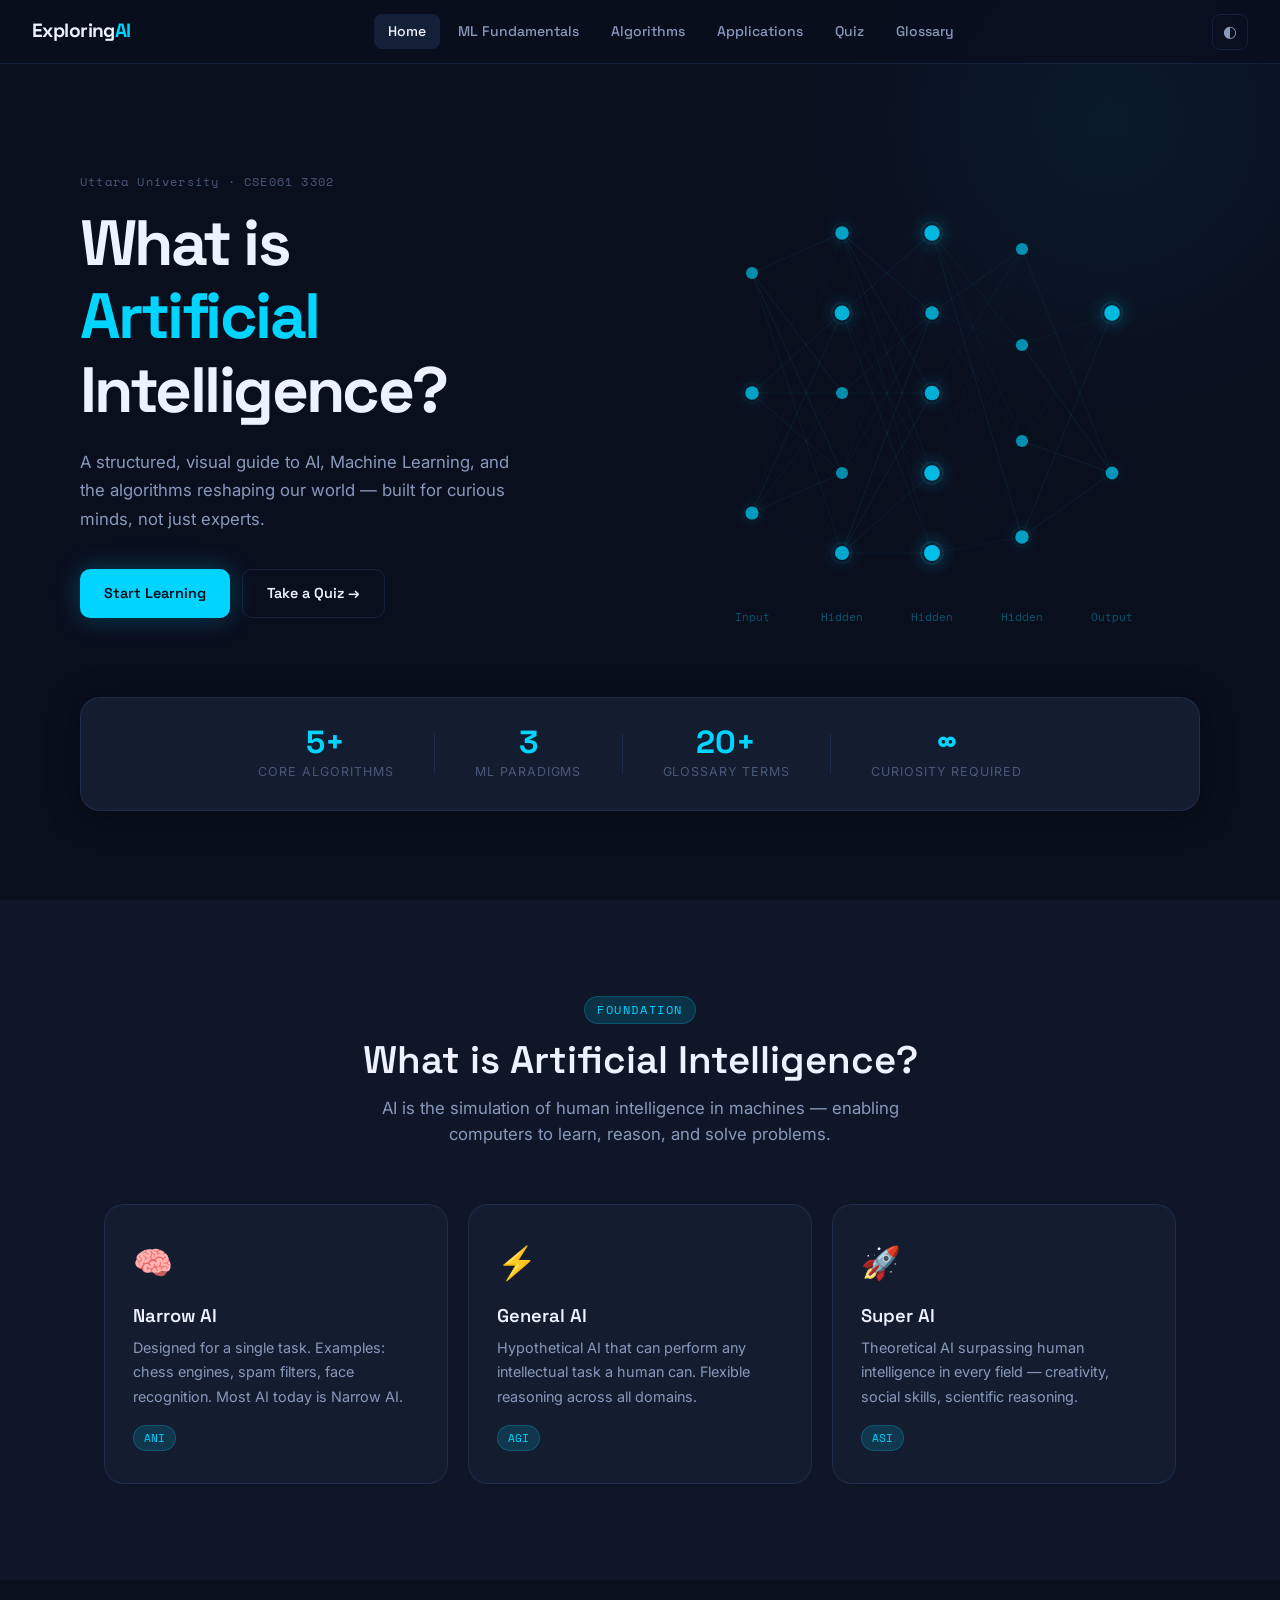
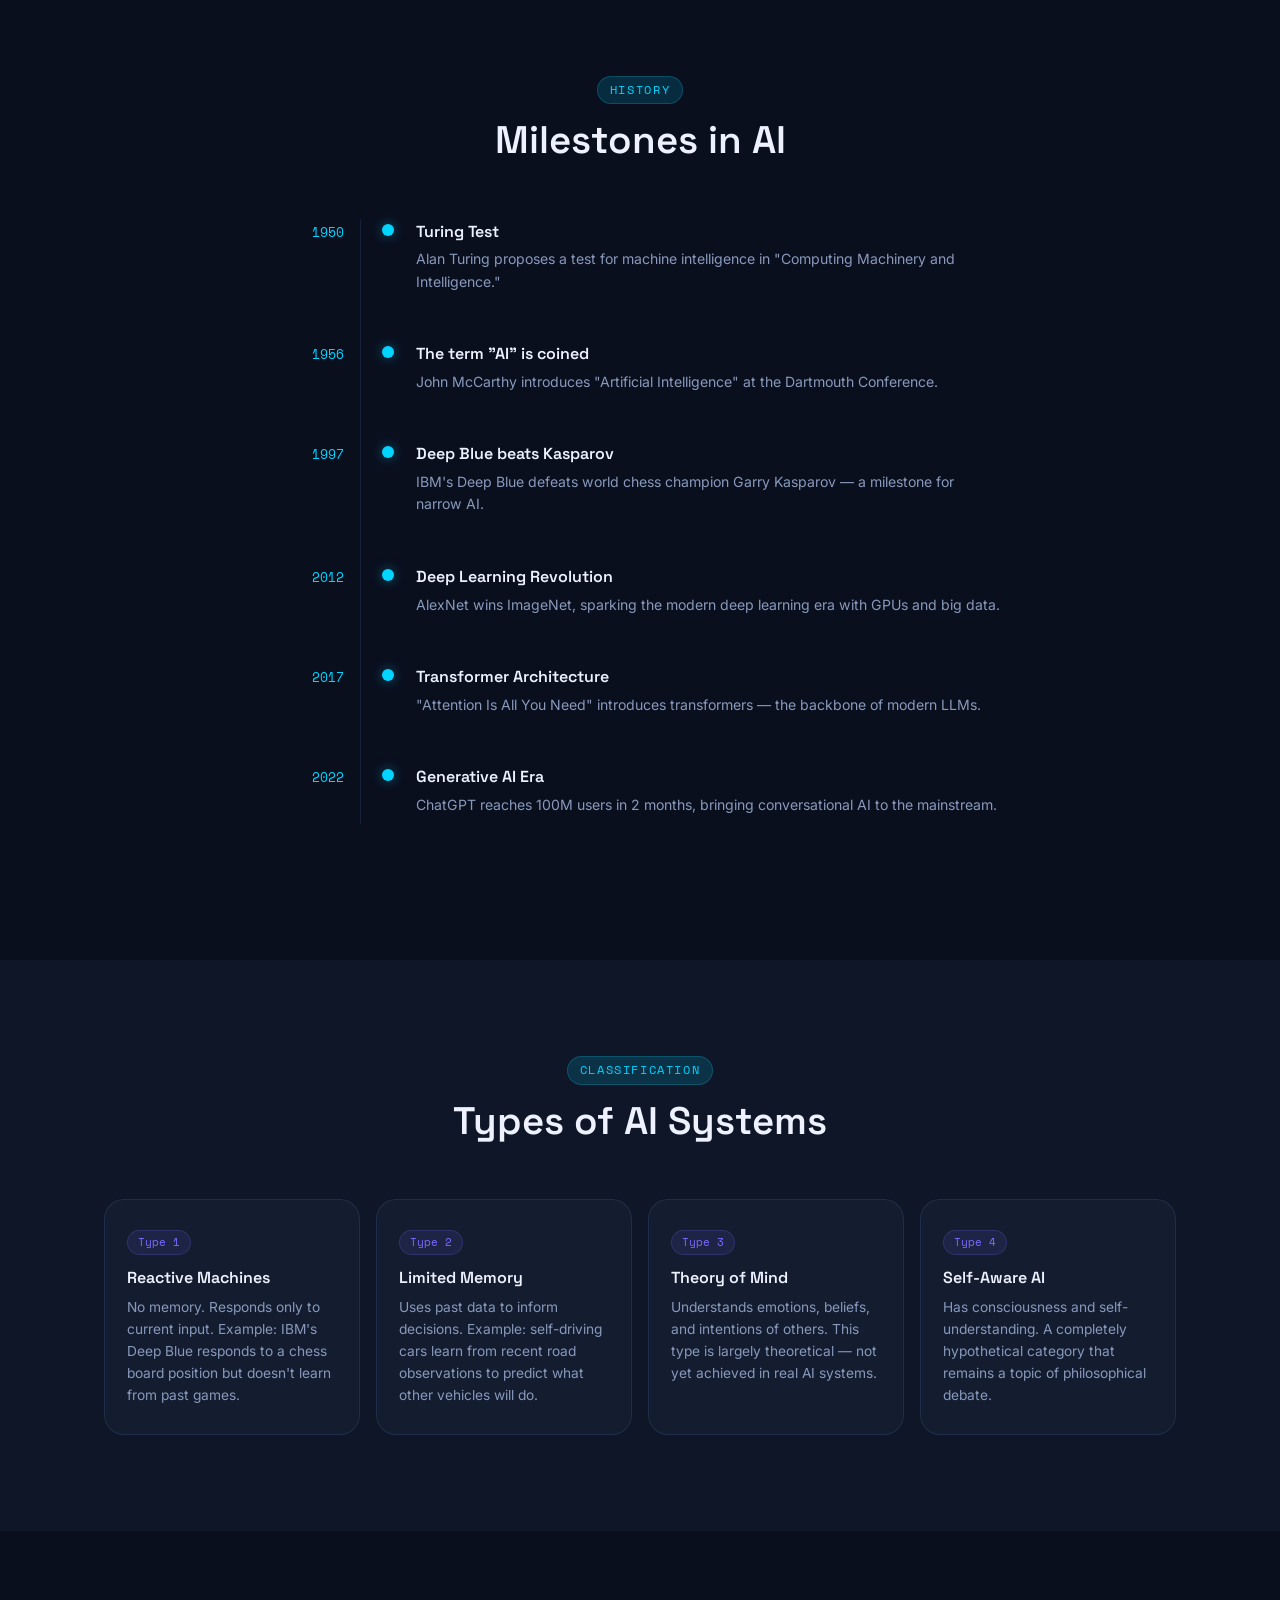
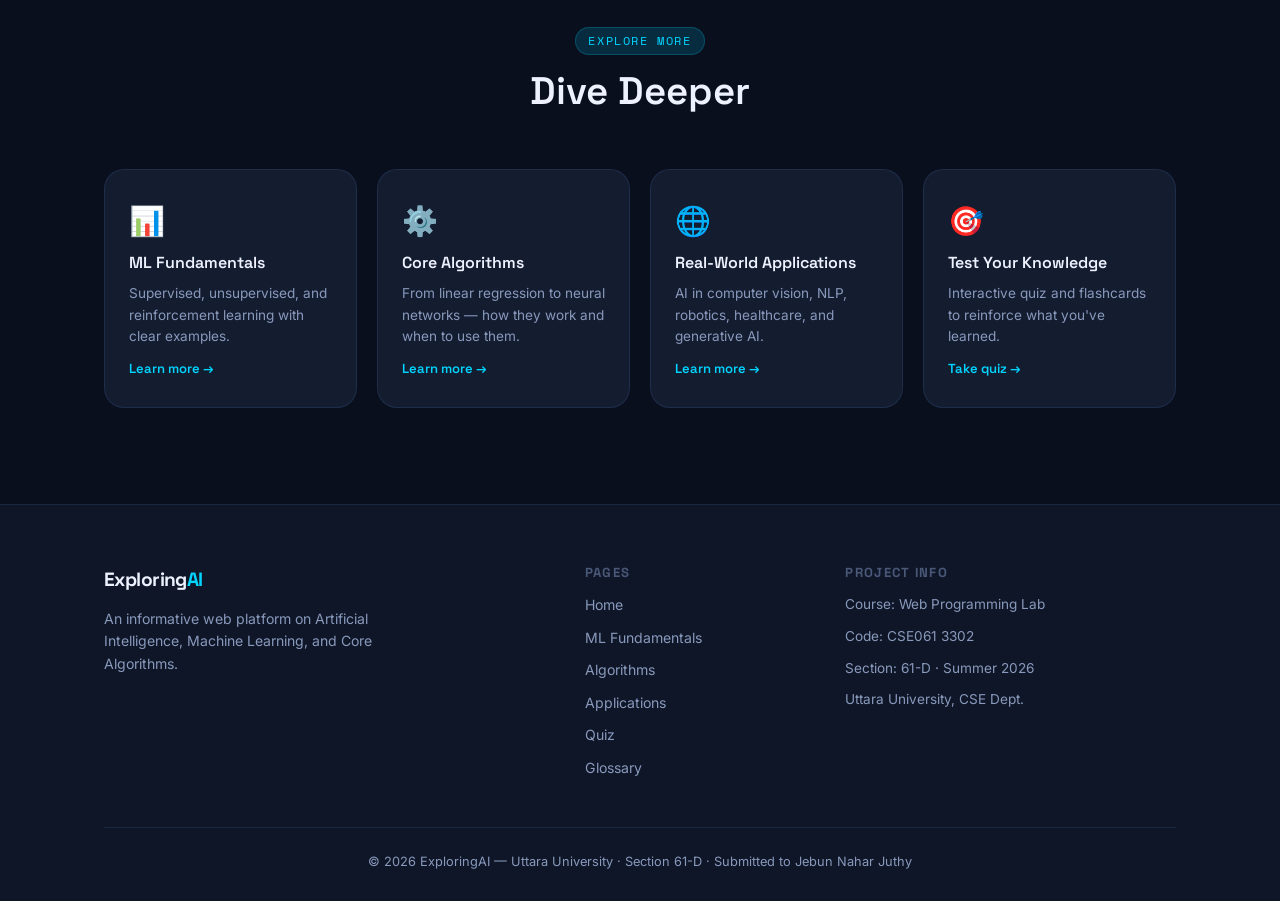
<file: index.html>
<!DOCTYPE html>
<html lang="en">
<head>
  <meta charset="UTF-8" />
  <meta name="viewport" content="width=device-width, initial-scale=1.0" />
  <title>ExploringAI – Artificial Intelligence & Machine Learning</title>
  <link rel="preconnect" href="https://fonts.googleapis.com" />
  <link rel="preconnect" href="https://fonts.gstatic.com" crossorigin />
  <link href="https://fonts.googleapis.com/css2?family=Space+Grotesk:wght@300;400;500;600;700&family=Space+Mono:wght@400;700&family=Inter:wght@300;400;500&display=swap" rel="stylesheet" />
  <link rel="stylesheet" href="style.css" />
</head>
<body>

<!-- NAVBAR -->
<nav class="navbar" id="navbar">
  <a href="index.html" class="nav-logo">Exploring<span>AI</span></a>
  <div class="nav-links" id="navLinks">
    <a href="index.html" class="active">Home</a>
    <a href="ml.html">ML Fundamentals</a>
    <a href="algorithms.html">Algorithms</a>
    <a href="applications.html">Applications</a>
    <a href="quiz.html">Quiz</a>
    <a href="glossary.html">Glossary</a>
  </div>
  <div class="nav-right">
    <button class="theme-toggle" id="themeToggle" aria-label="Toggle dark/light mode">
      <span class="toggle-icon">◐</span>
    </button>
    <button class="hamburger" id="hamburger" aria-label="Open menu">
      <span></span><span></span><span></span>
    </button>
  </div>
</nav>

<!-- HERO -->
<header class="hero">
  <div class="hero-grid">
    <div class="hero-text">
      <span class="hero-eyebrow">Uttara University · CSE061 3302</span>
      <h1 class="hero-title">What is <br/><em>Artificial</em><br/>Intelligence?</h1>
      <p class="hero-sub">A structured, visual guide to AI, Machine Learning, and the algorithms reshaping our world — built for curious minds, not just experts.</p>
      <div class="hero-cta">
        <a href="ml.html" class="btn btn-primary">Start Learning</a>
        <a href="quiz.html" class="btn btn-ghost">Take a Quiz →</a>
      </div>
    </div>
    <div class="hero-visual">
      <canvas id="neuralCanvas" width="480" height="480"></canvas>
    </div>
  </div>
  <div class="hero-stats">
    <div class="stat"><span class="stat-num">5+</span><span class="stat-label">Core Algorithms</span></div>
    <div class="stat-divider"></div>
    <div class="stat"><span class="stat-num">3</span><span class="stat-label">ML Paradigms</span></div>
    <div class="stat-divider"></div>
    <div class="stat"><span class="stat-num">20+</span><span class="stat-label">Glossary Terms</span></div>
    <div class="stat-divider"></div>
    <div class="stat"><span class="stat-num">∞</span><span class="stat-label">Curiosity Required</span></div>
  </div>
</header>

<!-- WHAT IS AI -->
<section class="section section-alt" id="what-is-ai">
  <div class="container">
    <div class="section-header">
      <span class="eyebrow">Foundation</span>
      <h2>What is Artificial Intelligence?</h2>
      <p>AI is the simulation of human intelligence in machines — enabling computers to learn, reason, and solve problems.</p>
    </div>
    <div class="definition-grid">
      <div class="def-card">
        <div class="def-icon">🧠</div>
        <h3>Narrow AI</h3>
        <p>Designed for a single task. Examples: chess engines, spam filters, face recognition. Most AI today is Narrow AI.</p>
        <span class="tag">ANI</span>
      </div>
      <div class="def-card">
        <div class="def-icon">⚡</div>
        <h3>General AI</h3>
        <p>Hypothetical AI that can perform any intellectual task a human can. Flexible reasoning across all domains.</p>
        <span class="tag">AGI</span>
      </div>
      <div class="def-card">
        <div class="def-icon">🚀</div>
        <h3>Super AI</h3>
        <p>Theoretical AI surpassing human intelligence in every field — creativity, social skills, scientific reasoning.</p>
        <span class="tag">ASI</span>
      </div>
    </div>
  </div>
</section>

<!-- TIMELINE -->
<section class="section" id="timeline">
  <div class="container">
    <div class="section-header">
      <span class="eyebrow">History</span>
      <h2>Milestones in AI</h2>
    </div>
    <div class="timeline">
      <div class="tl-item">
        <div class="tl-year">1950</div>
        <div class="tl-dot"></div>
        <div class="tl-content">
          <strong>Turing Test</strong>
          <p>Alan Turing proposes a test for machine intelligence in "Computing Machinery and Intelligence."</p>
        </div>
      </div>
      <div class="tl-item">
        <div class="tl-year">1956</div>
        <div class="tl-dot"></div>
        <div class="tl-content">
          <strong>The term "AI" is coined</strong>
          <p>John McCarthy introduces "Artificial Intelligence" at the Dartmouth Conference.</p>
        </div>
      </div>
      <div class="tl-item">
        <div class="tl-year">1997</div>
        <div class="tl-dot"></div>
        <div class="tl-content">
          <strong>Deep Blue beats Kasparov</strong>
          <p>IBM's Deep Blue defeats world chess champion Garry Kasparov — a milestone for narrow AI.</p>
        </div>
      </div>
      <div class="tl-item">
        <div class="tl-year">2012</div>
        <div class="tl-dot"></div>
        <div class="tl-content">
          <strong>Deep Learning Revolution</strong>
          <p>AlexNet wins ImageNet, sparking the modern deep learning era with GPUs and big data.</p>
        </div>
      </div>
      <div class="tl-item">
        <div class="tl-year">2017</div>
        <div class="tl-dot"></div>
        <div class="tl-content">
          <strong>Transformer Architecture</strong>
          <p>"Attention Is All You Need" introduces transformers — the backbone of modern LLMs.</p>
        </div>
      </div>
      <div class="tl-item">
        <div class="tl-year">2022</div>
        <div class="tl-dot"></div>
        <div class="tl-content">
          <strong>Generative AI Era</strong>
          <p>ChatGPT reaches 100M users in 2 months, bringing conversational AI to the mainstream.</p>
        </div>
      </div>
    </div>
  </div>
</section>

<!-- MEMORY TYPES -->
<section class="section section-alt" id="memory-types">
  <div class="container">
    <div class="section-header">
      <span class="eyebrow">Classification</span>
      <h2>Types of AI Systems</h2>
    </div>
    <div class="memory-grid">
      <div class="memory-card">
        <div class="mem-badge">Type 1</div>
        <h3>Reactive Machines</h3>
        <p>No memory. Responds only to current input. Example: IBM's Deep Blue responds to a chess board position but doesn't learn from past games.</p>
      </div>
      <div class="memory-card">
        <div class="mem-badge">Type 2</div>
        <h3>Limited Memory</h3>
        <p>Uses past data to inform decisions. Example: self-driving cars learn from recent road observations to predict what other vehicles will do.</p>
      </div>
      <div class="memory-card">
        <div class="mem-badge">Type 3</div>
        <h3>Theory of Mind</h3>
        <p>Understands emotions, beliefs, and intentions of others. This type is largely theoretical — not yet achieved in real AI systems.</p>
      </div>
      <div class="memory-card">
        <div class="mem-badge">Type 4</div>
        <h3>Self-Aware AI</h3>
        <p>Has consciousness and self-understanding. A completely hypothetical category that remains a topic of philosophical debate.</p>
      </div>
    </div>
  </div>
</section>

<!-- QUICK LINKS -->
<section class="section" id="explore">
  <div class="container">
    <div class="section-header">
      <span class="eyebrow">Explore More</span>
      <h2>Dive Deeper</h2>
    </div>
    <div class="explore-grid">
      <a href="ml.html" class="explore-card">
        <div class="exp-icon">📊</div>
        <h3>ML Fundamentals</h3>
        <p>Supervised, unsupervised, and reinforcement learning with clear examples.</p>
        <span class="exp-link">Learn more →</span>
      </a>
      <a href="algorithms.html" class="explore-card">
        <div class="exp-icon">⚙️</div>
        <h3>Core Algorithms</h3>
        <p>From linear regression to neural networks — how they work and when to use them.</p>
        <span class="exp-link">Learn more →</span>
      </a>
      <a href="applications.html" class="explore-card">
        <div class="exp-icon">🌐</div>
        <h3>Real-World Applications</h3>
        <p>AI in computer vision, NLP, robotics, healthcare, and generative AI.</p>
        <span class="exp-link">Learn more →</span>
      </a>
      <a href="quiz.html" class="explore-card">
        <div class="exp-icon">🎯</div>
        <h3>Test Your Knowledge</h3>
        <p>Interactive quiz and flashcards to reinforce what you've learned.</p>
        <span class="exp-link">Take quiz →</span>
      </a>
    </div>
  </div>
</section>

<!-- FOOTER -->
<footer class="footer">
  <div class="container">
    <div class="footer-top">
      <div class="footer-brand">
        <a href="index.html" class="nav-logo">Exploring<span>AI</span></a>
        <p>An informative web platform on Artificial Intelligence, Machine Learning, and Core Algorithms.</p>
      </div>
      <div class="footer-nav">
        <h4>Pages</h4>
        <a href="index.html">Home</a>
        <a href="ml.html">ML Fundamentals</a>
        <a href="algorithms.html">Algorithms</a>
        <a href="applications.html">Applications</a>
        <a href="quiz.html">Quiz</a>
        <a href="glossary.html">Glossary</a>
      </div>
      <div class="footer-info">
        <h4>Project Info</h4>
        <p>Course: Web Programming Lab</p>
        <p>Code: CSE061 3302</p>
        <p>Section: 61-D · Summer 2026</p>
        <p>Uttara University, CSE Dept.</p>
      </div>
    </div>
    <div class="footer-bottom">
      <p>© 2026 ExploringAI — Uttara University · Section 61-D · Submitted to Jebun Nahar Juthy</p>
    </div>
  </div>
</footer>

<script src="main.js"></script>
</body>
</html>
</file>
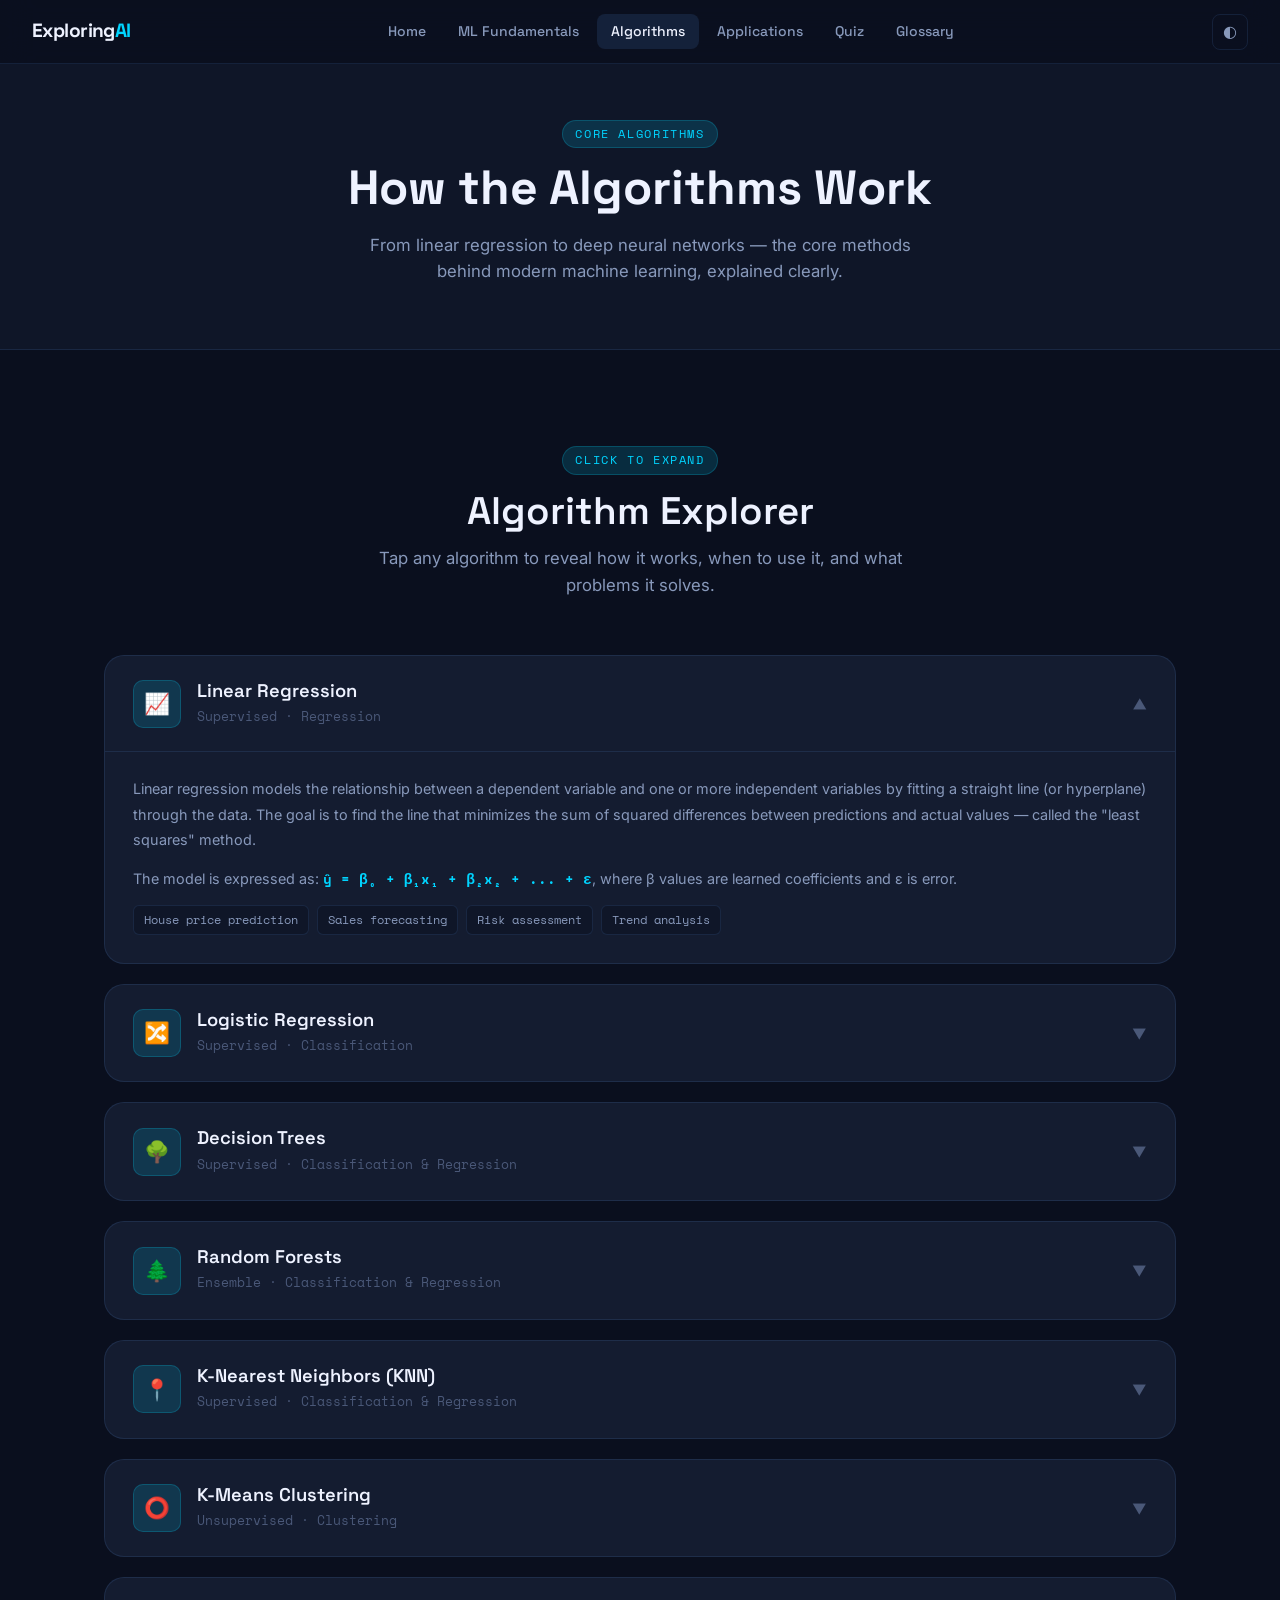
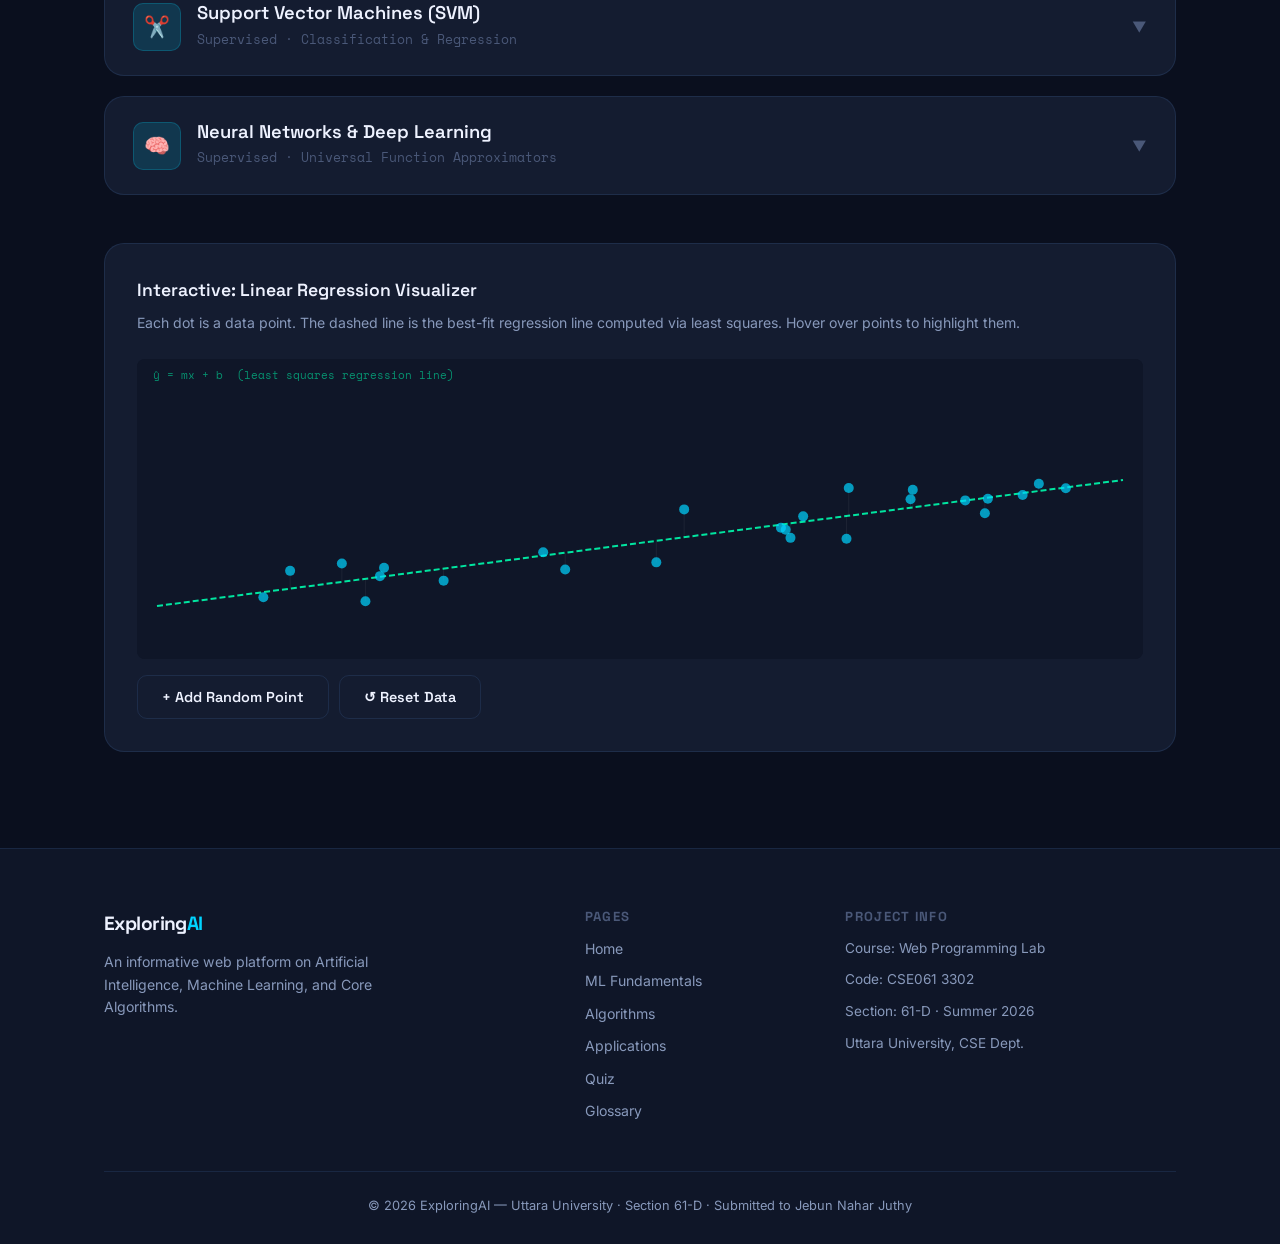
<file: algorithms.html>
<!DOCTYPE html>
<html lang="en">
<head>
  <meta charset="UTF-8" />
  <meta name="viewport" content="width=device-width, initial-scale=1.0" />
  <title>Core Algorithms – ExploringAI</title>
  <link rel="preconnect" href="https://fonts.googleapis.com" />
  <link rel="preconnect" href="https://fonts.gstatic.com" crossorigin />
  <link href="https://fonts.googleapis.com/css2?family=Space+Grotesk:wght@300;400;500;600;700&family=Space+Mono:wght@400;700&family=Inter:wght@300;400;500&display=swap" rel="stylesheet" />
  <link rel="stylesheet" href="style.css" />
</head>
<body>

<nav class="navbar" id="navbar">
  <a href="index.html" class="nav-logo">Exploring<span>AI</span></a>
  <div class="nav-links" id="navLinks">
    <a href="index.html">Home</a>
    <a href="ml.html">ML Fundamentals</a>
    <a href="algorithms.html" class="active">Algorithms</a>
    <a href="applications.html">Applications</a>
    <a href="quiz.html">Quiz</a>
    <a href="glossary.html">Glossary</a>
  </div>
  <div class="nav-right">
    <button class="theme-toggle" id="themeToggle" aria-label="Toggle dark/light mode"><span class="toggle-icon">◐</span></button>
    <button class="hamburger" id="hamburger" aria-label="Open menu"><span></span><span></span><span></span></button>
  </div>
</nav>

<header class="page-hero">
  <span class="eyebrow">Core Algorithms</span>
  <h1>How the Algorithms Work</h1>
  <p>From linear regression to deep neural networks — the core methods behind modern machine learning, explained clearly.</p>
</header>

<section class="section">
  <div class="container">
    <div class="section-header">
      <span class="eyebrow">Click to Expand</span>
      <h2>Algorithm Explorer</h2>
      <p>Tap any algorithm to reveal how it works, when to use it, and what problems it solves.</p>
    </div>

    <div class="algo-list">

      <!-- Linear Regression -->
      <div class="algo-card open">
        <div class="algo-header">
          <div class="algo-icon">📈</div>
          <div class="algo-title">
            <h3>Linear Regression</h3>
            <span>Supervised · Regression</span>
          </div>
          <span class="algo-chevron">▼</span>
        </div>
        <div class="algo-body">
          <p>Linear regression models the relationship between a dependent variable and one or more independent variables by fitting a straight line (or hyperplane) through the data. The goal is to find the line that minimizes the sum of squared differences between predictions and actual values — called the "least squares" method.</p>
          <p>The model is expressed as: <strong style="font-family:var(--font-mono);color:var(--accent)">ŷ = β₀ + β₁x₁ + β₂x₂ + ... + ε</strong>, where β values are learned coefficients and ε is error.</p>
          <div class="use-case">
            <span class="uc-tag">House price prediction</span>
            <span class="uc-tag">Sales forecasting</span>
            <span class="uc-tag">Risk assessment</span>
            <span class="uc-tag">Trend analysis</span>
          </div>
        </div>
      </div>

      <!-- Logistic Regression -->
      <div class="algo-card">
        <div class="algo-header">
          <div class="algo-icon">🔀</div>
          <div class="algo-title">
            <h3>Logistic Regression</h3>
            <span>Supervised · Classification</span>
          </div>
          <span class="algo-chevron">▼</span>
        </div>
        <div class="algo-body">
          <p>Despite its name, logistic regression is a classification algorithm. It uses the logistic (sigmoid) function to squash a linear combination of inputs into a value between 0 and 1, which is interpreted as a probability. If the probability exceeds 0.5, the input is classified as class 1; otherwise class 0.</p>
          <p>The sigmoid function is: <strong style="font-family:var(--font-mono);color:var(--accent)">σ(z) = 1 / (1 + e⁻ᶻ)</strong>. It works best when the relationship between features and the target is approximately log-linear.</p>
          <div class="use-case">
            <span class="uc-tag">Spam detection</span>
            <span class="uc-tag">Disease diagnosis</span>
            <span class="uc-tag">Credit scoring</span>
            <span class="uc-tag">Sentiment analysis</span>
          </div>
        </div>
      </div>

      <!-- Decision Trees -->
      <div class="algo-card">
        <div class="algo-header">
          <div class="algo-icon">🌳</div>
          <div class="algo-title">
            <h3>Decision Trees</h3>
            <span>Supervised · Classification & Regression</span>
          </div>
          <span class="algo-chevron">▼</span>
        </div>
        <div class="algo-body">
          <p>Decision Trees partition the feature space by asking a series of yes/no questions. At each internal node, the tree splits on the feature and threshold that best separates the data (maximizing information gain or minimizing Gini impurity). The process continues recursively until a stopping criterion is met.</p>
          <p>They are highly interpretable — you can trace exactly why a prediction was made by following the path from root to leaf. However, single trees are prone to overfitting on complex data.</p>
          <div class="use-case">
            <span class="uc-tag">Medical diagnosis</span>
            <span class="uc-tag">Customer segmentation</span>
            <span class="uc-tag">Fraud detection</span>
            <span class="uc-tag">Feature selection</span>
          </div>
        </div>
      </div>

      <!-- Random Forests -->
      <div class="algo-card">
        <div class="algo-header">
          <div class="algo-icon">🌲</div>
          <div class="algo-title">
            <h3>Random Forests</h3>
            <span>Ensemble · Classification & Regression</span>
          </div>
          <span class="algo-chevron">▼</span>
        </div>
        <div class="algo-body">
          <p>A Random Forest builds many decision trees during training, each on a random bootstrap sample of the data and a random subset of features. At prediction time, it aggregates all trees by majority vote (classification) or averaging (regression). This technique is called "bagging."</p>
          <p>By averaging many uncorrelated trees, Random Forests dramatically reduce variance compared to a single tree, while maintaining low bias. They're robust, resistant to overfitting, and naturally handle missing data.</p>
          <div class="use-case">
            <span class="uc-tag">Bioinformatics</span>
            <span class="uc-tag">Stock market prediction</span>
            <span class="uc-tag">Image classification</span>
            <span class="uc-tag">Remote sensing</span>
          </div>
        </div>
      </div>

      <!-- KNN -->
      <div class="algo-card">
        <div class="algo-header">
          <div class="algo-icon">📍</div>
          <div class="algo-title">
            <h3>K-Nearest Neighbors (KNN)</h3>
            <span>Supervised · Classification & Regression</span>
          </div>
          <span class="algo-chevron">▼</span>
        </div>
        <div class="algo-body">
          <p>KNN is a lazy learning algorithm — it stores all training data and makes predictions only at query time. Given a new point, it finds the K most similar (nearest) training examples using a distance metric (usually Euclidean distance), then predicts by majority vote or averaging their labels.</p>
          <p>Choosing K is critical: small K is noisy and overfits; large K is smooth but may underfit. KNN is intuitive and requires no training phase, but can be slow at inference time for large datasets.</p>
          <div class="use-case">
            <span class="uc-tag">Recommendation systems</span>
            <span class="uc-tag">Anomaly detection</span>
            <span class="uc-tag">Image recognition</span>
            <span class="uc-tag">Medical diagnosis</span>
          </div>
        </div>
      </div>

      <!-- K-Means -->
      <div class="algo-card">
        <div class="algo-header">
          <div class="algo-icon">⭕</div>
          <div class="algo-title">
            <h3>K-Means Clustering</h3>
            <span>Unsupervised · Clustering</span>
          </div>
          <span class="algo-chevron">▼</span>
        </div>
        <div class="algo-body">
          <p>K-Means partitions N data points into K clusters. It initializes K centroids, assigns each point to its nearest centroid, then recalculates centroids as the mean of all assigned points. This process repeats until centroids no longer move significantly.</p>
          <p>The algorithm minimizes within-cluster sum of squares (inertia). The main challenge is choosing K — the "elbow method" plots inertia vs K values and looks for the point of diminishing returns.</p>
          <div class="use-case">
            <span class="uc-tag">Customer segmentation</span>
            <span class="uc-tag">Document clustering</span>
            <span class="uc-tag">Image compression</span>
            <span class="uc-tag">Data summarization</span>
          </div>
        </div>
      </div>

      <!-- SVM -->
      <div class="algo-card">
        <div class="algo-header">
          <div class="algo-icon">✂️</div>
          <div class="algo-title">
            <h3>Support Vector Machines (SVM)</h3>
            <span>Supervised · Classification & Regression</span>
          </div>
          <span class="algo-chevron">▼</span>
        </div>
        <div class="algo-body">
          <p>SVMs find the optimal hyperplane that separates two classes with the maximum margin. The data points closest to the hyperplane are called "support vectors" — they define the margin boundary. A wider margin generally means better generalization to unseen data.</p>
          <p>The "kernel trick" allows SVMs to classify non-linearly separable data by implicitly mapping it into a higher-dimensional space where a linear separator exists. Common kernels include RBF (Gaussian) and polynomial kernels.</p>
          <div class="use-case">
            <span class="uc-tag">Text classification</span>
            <span class="uc-tag">Bioinformatics</span>
            <span class="uc-tag">Face detection</span>
            <span class="uc-tag">Handwriting recognition</span>
          </div>
        </div>
      </div>

      <!-- Neural Networks -->
      <div class="algo-card">
        <div class="algo-header">
          <div class="algo-icon">🧠</div>
          <div class="algo-title">
            <h3>Neural Networks & Deep Learning</h3>
            <span>Supervised · Universal Function Approximators</span>
          </div>
          <span class="algo-chevron">▼</span>
        </div>
        <div class="algo-body">
          <p>Inspired by biological neurons, artificial neural networks are composed of layers of interconnected nodes. Each node computes a weighted sum of its inputs, applies a non-linear activation function (ReLU, sigmoid, tanh), and passes the result to the next layer.</p>
          <p>Deep Learning uses networks with many hidden layers. Through backpropagation and gradient descent, the network learns optimal weights by propagating prediction error backwards through each layer. Deep networks can learn hierarchical representations — from edges, to shapes, to objects in image recognition.</p>
          <p><strong style="color:var(--text-primary)">Types:</strong> CNNs (images), RNNs/LSTMs (sequences), Transformers (language), GANs (generation).</p>
          <div class="use-case">
            <span class="uc-tag">Image classification</span>
            <span class="uc-tag">Language translation</span>
            <span class="uc-tag">Speech recognition</span>
            <span class="uc-tag">Generative AI</span>
          </div>
        </div>
      </div>

    </div>

    <!-- Visualization -->
    <div class="viz-wrapper">
      <div class="viz-title">Interactive: Linear Regression Visualizer</div>
      <p class="viz-desc">Each dot is a data point. The dashed line is the best-fit regression line computed via least squares. Hover over points to highlight them.</p>
      <canvas id="vizCanvas"></canvas>
      <div class="viz-controls">
        <button class="btn btn-ghost" id="addPointBtn">+ Add Random Point</button>
        <button class="btn btn-ghost" id="resetVizBtn">↺ Reset Data</button>
      </div>
    </div>
  </div>
</section>

<footer class="footer">
  <div class="container">
    <div class="footer-top">
      <div class="footer-brand">
        <a href="index.html" class="nav-logo">Exploring<span>AI</span></a>
        <p>An informative web platform on Artificial Intelligence, Machine Learning, and Core Algorithms.</p>
      </div>
      <div class="footer-nav">
        <h4>Pages</h4>
        <a href="index.html">Home</a>
        <a href="ml.html">ML Fundamentals</a>
        <a href="algorithms.html">Algorithms</a>
        <a href="applications.html">Applications</a>
        <a href="quiz.html">Quiz</a>
        <a href="glossary.html">Glossary</a>
      </div>
      <div class="footer-info">
        <h4>Project Info</h4>
        <p>Course: Web Programming Lab</p>
        <p>Code: CSE061 3302</p>
        <p>Section: 61-D · Summer 2026</p>
        <p>Uttara University, CSE Dept.</p>
      </div>
    </div>
    <div class="footer-bottom">
      <p>© 2026 ExploringAI — Uttara University · Section 61-D · Submitted to Jebun Nahar Juthy</p>
    </div>
  </div>
</footer>

<script src="main.js"></script>
</body>
</html>
</file>
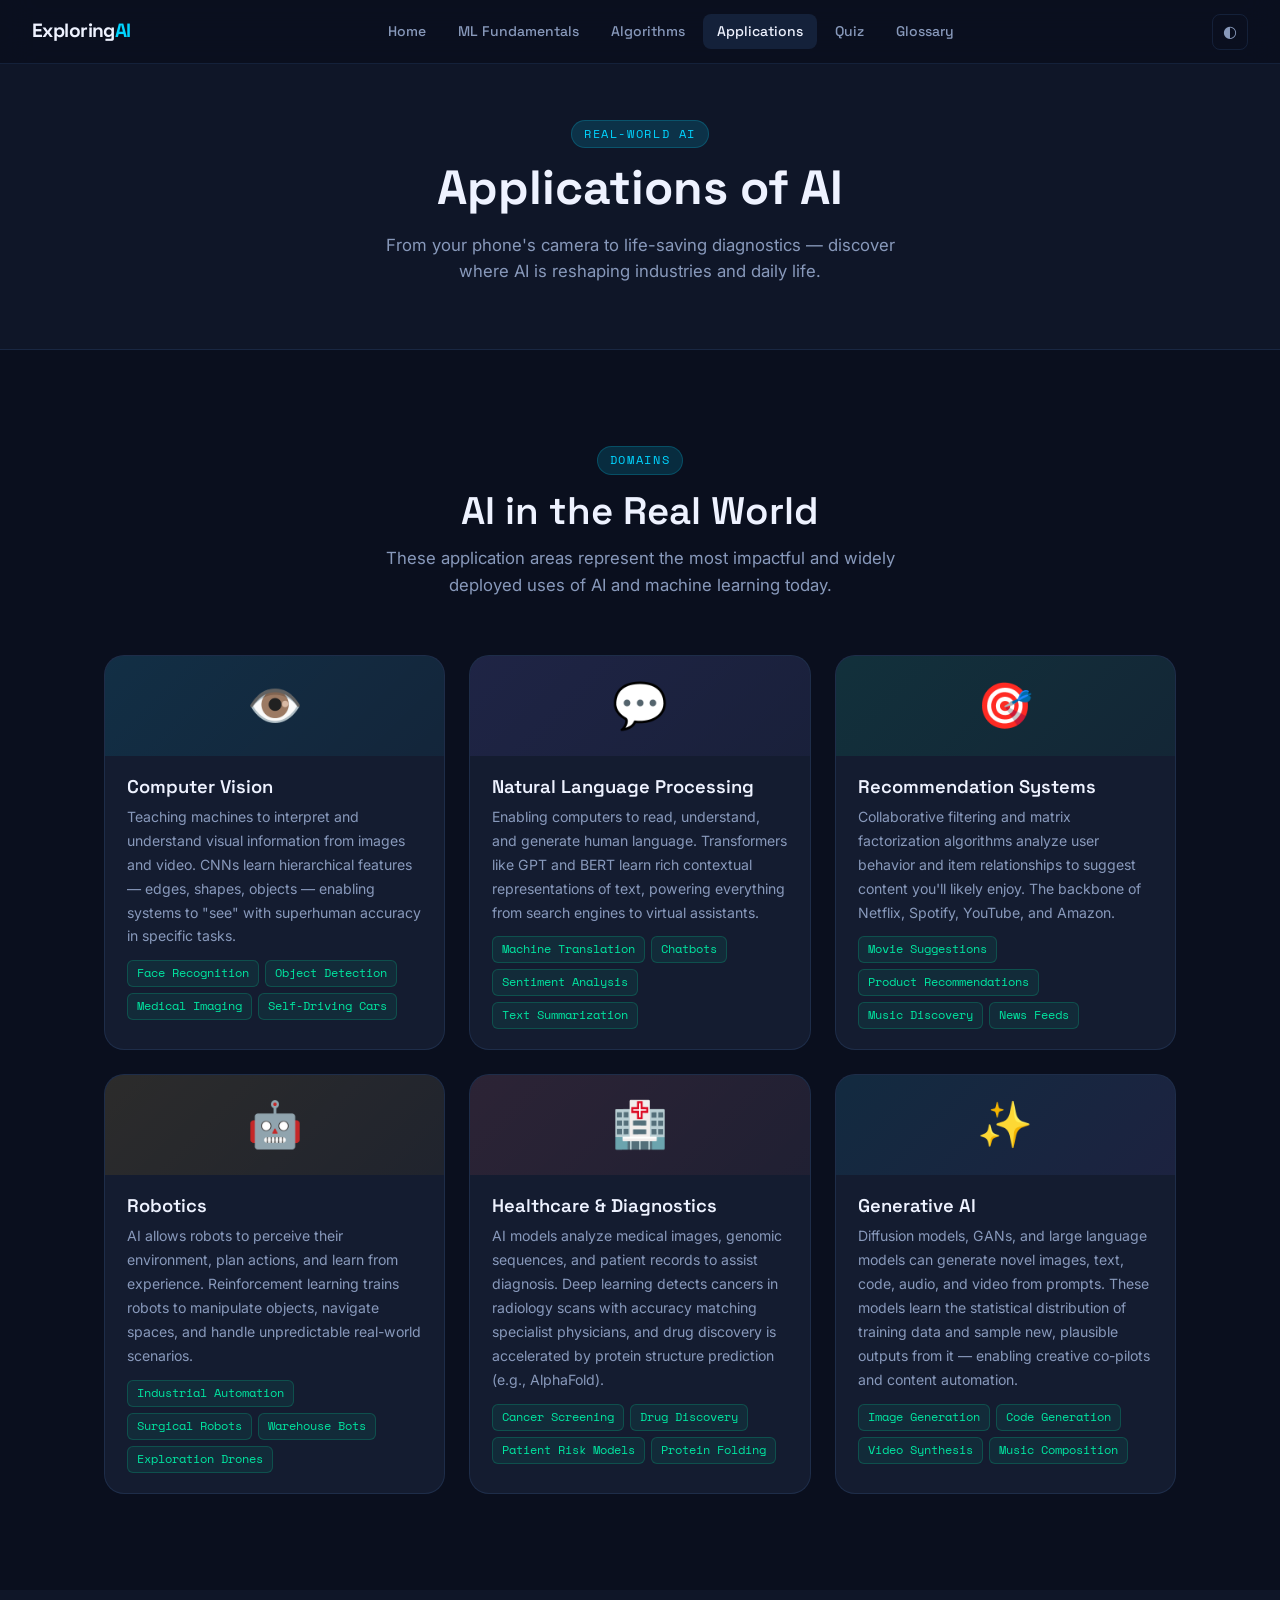
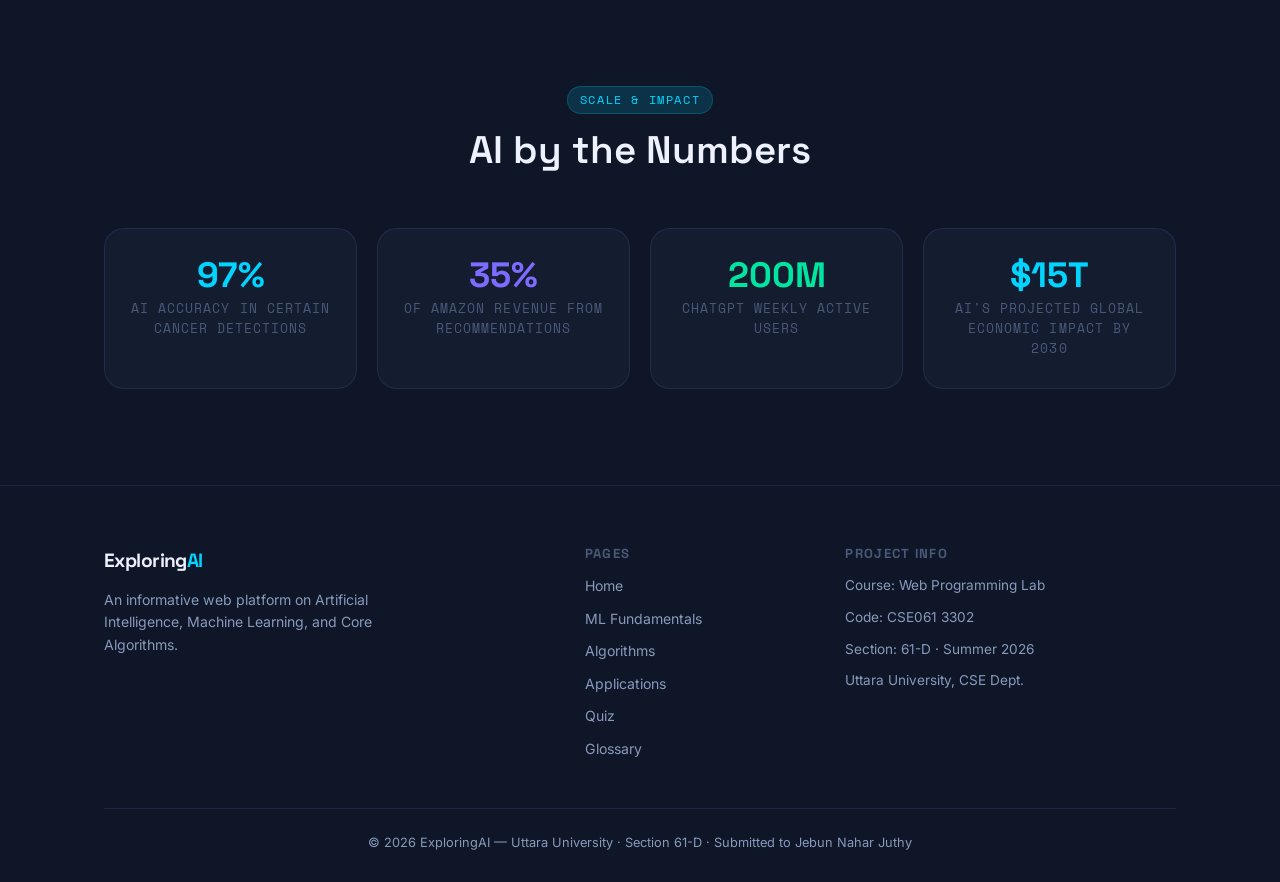
<file: applications.html>
<!DOCTYPE html>
<html lang="en">
<head>
  <meta charset="UTF-8" />
  <meta name="viewport" content="width=device-width, initial-scale=1.0" />
  <title>Applications of AI – ExploringAI</title>
  <link rel="preconnect" href="https://fonts.googleapis.com" />
  <link rel="preconnect" href="https://fonts.gstatic.com" crossorigin />
  <link href="https://fonts.googleapis.com/css2?family=Space+Grotesk:wght@300;400;500;600;700&family=Space+Mono:wght@400;700&family=Inter:wght@300;400;500&display=swap" rel="stylesheet" />
  <link rel="stylesheet" href="style.css" />
</head>
<body>

<nav class="navbar" id="navbar">
  <a href="index.html" class="nav-logo">Exploring<span>AI</span></a>
  <div class="nav-links" id="navLinks">
    <a href="index.html">Home</a>
    <a href="ml.html">ML Fundamentals</a>
    <a href="algorithms.html">Algorithms</a>
    <a href="applications.html" class="active">Applications</a>
    <a href="quiz.html">Quiz</a>
    <a href="glossary.html">Glossary</a>
  </div>
  <div class="nav-right">
    <button class="theme-toggle" id="themeToggle" aria-label="Toggle dark/light mode"><span class="toggle-icon">◐</span></button>
    <button class="hamburger" id="hamburger" aria-label="Open menu"><span></span><span></span><span></span></button>
  </div>
</nav>

<header class="page-hero">
  <span class="eyebrow">Real-World AI</span>
  <h1>Applications of AI</h1>
  <p>From your phone's camera to life-saving diagnostics — discover where AI is reshaping industries and daily life.</p>
</header>

<section class="section">
  <div class="container">
    <div class="section-header">
      <span class="eyebrow">Domains</span>
      <h2>AI in the Real World</h2>
      <p>These application areas represent the most impactful and widely deployed uses of AI and machine learning today.</p>
    </div>
    <div class="app-grid">

      <div class="app-card">
        <div class="app-banner" style="background:linear-gradient(135deg,rgba(0,212,255,0.1),rgba(0,212,255,0.05))">👁️</div>
        <div class="app-content">
          <h3>Computer Vision</h3>
          <p>Teaching machines to interpret and understand visual information from images and video. CNNs learn hierarchical features — edges, shapes, objects — enabling systems to "see" with superhuman accuracy in specific tasks.</p>
          <div class="app-examples">
            <span class="app-ex">Face Recognition</span>
            <span class="app-ex">Object Detection</span>
            <span class="app-ex">Medical Imaging</span>
            <span class="app-ex">Self-Driving Cars</span>
          </div>
        </div>
      </div>

      <div class="app-card">
        <div class="app-banner" style="background:linear-gradient(135deg,rgba(124,108,255,0.1),rgba(124,108,255,0.05))">💬</div>
        <div class="app-content">
          <h3>Natural Language Processing</h3>
          <p>Enabling computers to read, understand, and generate human language. Transformers like GPT and BERT learn rich contextual representations of text, powering everything from search engines to virtual assistants.</p>
          <div class="app-examples">
            <span class="app-ex">Machine Translation</span>
            <span class="app-ex">Chatbots</span>
            <span class="app-ex">Sentiment Analysis</span>
            <span class="app-ex">Text Summarization</span>
          </div>
        </div>
      </div>

      <div class="app-card">
        <div class="app-banner" style="background:linear-gradient(135deg,rgba(0,229,160,0.1),rgba(0,229,160,0.05))">🎯</div>
        <div class="app-content">
          <h3>Recommendation Systems</h3>
          <p>Collaborative filtering and matrix factorization algorithms analyze user behavior and item relationships to suggest content you'll likely enjoy. The backbone of Netflix, Spotify, YouTube, and Amazon.</p>
          <div class="app-examples">
            <span class="app-ex">Movie Suggestions</span>
            <span class="app-ex">Product Recommendations</span>
            <span class="app-ex">Music Discovery</span>
            <span class="app-ex">News Feeds</span>
          </div>
        </div>
      </div>

      <div class="app-card">
        <div class="app-banner" style="background:linear-gradient(135deg,rgba(255,180,0,0.1),rgba(255,180,0,0.05))">🤖</div>
        <div class="app-content">
          <h3>Robotics</h3>
          <p>AI allows robots to perceive their environment, plan actions, and learn from experience. Reinforcement learning trains robots to manipulate objects, navigate spaces, and handle unpredictable real-world scenarios.</p>
          <div class="app-examples">
            <span class="app-ex">Industrial Automation</span>
            <span class="app-ex">Surgical Robots</span>
            <span class="app-ex">Warehouse Bots</span>
            <span class="app-ex">Exploration Drones</span>
          </div>
        </div>
      </div>

      <div class="app-card">
        <div class="app-banner" style="background:linear-gradient(135deg,rgba(255,100,100,0.1),rgba(255,100,100,0.05))">🏥</div>
        <div class="app-content">
          <h3>Healthcare & Diagnostics</h3>
          <p>AI models analyze medical images, genomic sequences, and patient records to assist diagnosis. Deep learning detects cancers in radiology scans with accuracy matching specialist physicians, and drug discovery is accelerated by protein structure prediction (e.g., AlphaFold).</p>
          <div class="app-examples">
            <span class="app-ex">Cancer Screening</span>
            <span class="app-ex">Drug Discovery</span>
            <span class="app-ex">Patient Risk Models</span>
            <span class="app-ex">Protein Folding</span>
          </div>
        </div>
      </div>

      <div class="app-card">
        <div class="app-banner" style="background:linear-gradient(135deg,rgba(0,212,255,0.08),rgba(124,108,255,0.08))">✨</div>
        <div class="app-content">
          <h3>Generative AI</h3>
          <p>Diffusion models, GANs, and large language models can generate novel images, text, code, audio, and video from prompts. These models learn the statistical distribution of training data and sample new, plausible outputs from it — enabling creative co-pilots and content automation.</p>
          <div class="app-examples">
            <span class="app-ex">Image Generation</span>
            <span class="app-ex">Code Generation</span>
            <span class="app-ex">Video Synthesis</span>
            <span class="app-ex">Music Composition</span>
          </div>
        </div>
      </div>

    </div>
  </div>
</section>

<!-- Impact stats -->
<section class="section section-alt">
  <div class="container">
    <div class="section-header">
      <span class="eyebrow">Scale & Impact</span>
      <h2>AI by the Numbers</h2>
    </div>
    <div style="display:grid;grid-template-columns:repeat(4,1fr);gap:20px;">
      <div style="background:var(--bg-card);border:1px solid var(--border);border-radius:var(--radius-lg);padding:28px 24px;text-align:center;">
        <div style="font-family:var(--font-display);font-size:2.2rem;font-weight:700;color:var(--accent);line-height:1;">97%</div>
        <div style="font-size:0.8rem;color:var(--text-muted);margin-top:6px;text-transform:uppercase;letter-spacing:0.08em;font-family:var(--font-mono);">AI accuracy in certain cancer detections</div>
      </div>
      <div style="background:var(--bg-card);border:1px solid var(--border);border-radius:var(--radius-lg);padding:28px 24px;text-align:center;">
        <div style="font-family:var(--font-display);font-size:2.2rem;font-weight:700;color:var(--accent-2);line-height:1;">35%</div>
        <div style="font-size:0.8rem;color:var(--text-muted);margin-top:6px;text-transform:uppercase;letter-spacing:0.08em;font-family:var(--font-mono);">of Amazon revenue from recommendations</div>
      </div>
      <div style="background:var(--bg-card);border:1px solid var(--border);border-radius:var(--radius-lg);padding:28px 24px;text-align:center;">
        <div style="font-family:var(--font-display);font-size:2.2rem;font-weight:700;color:var(--green);line-height:1;">200M</div>
        <div style="font-size:0.8rem;color:var(--text-muted);margin-top:6px;text-transform:uppercase;letter-spacing:0.08em;font-family:var(--font-mono);">ChatGPT weekly active users</div>
      </div>
      <div style="background:var(--bg-card);border:1px solid var(--border);border-radius:var(--radius-lg);padding:28px 24px;text-align:center;">
        <div style="font-family:var(--font-display);font-size:2.2rem;font-weight:700;color:var(--accent);line-height:1;">$15T</div>
        <div style="font-size:0.8rem;color:var(--text-muted);margin-top:6px;text-transform:uppercase;letter-spacing:0.08em;font-family:var(--font-mono);">AI's projected global economic impact by 2030</div>
      </div>
    </div>
  </div>
</section>

<footer class="footer">
  <div class="container">
    <div class="footer-top">
      <div class="footer-brand">
        <a href="index.html" class="nav-logo">Exploring<span>AI</span></a>
        <p>An informative web platform on Artificial Intelligence, Machine Learning, and Core Algorithms.</p>
      </div>
      <div class="footer-nav">
        <h4>Pages</h4>
        <a href="index.html">Home</a>
        <a href="ml.html">ML Fundamentals</a>
        <a href="algorithms.html">Algorithms</a>
        <a href="applications.html">Applications</a>
        <a href="quiz.html">Quiz</a>
        <a href="glossary.html">Glossary</a>
      </div>
      <div class="footer-info">
        <h4>Project Info</h4>
        <p>Course: Web Programming Lab</p>
        <p>Code: CSE061 3302</p>
        <p>Section: 61-D · Summer 2026</p>
        <p>Uttara University, CSE Dept.</p>
      </div>
    </div>
    <div class="footer-bottom">
      <p>© 2026 ExploringAI — Uttara University · Section 61-D · Submitted to Jebun Nahar Juthy</p>
    </div>
  </div>
</footer>

<script src="main.js"></script>
</body>
</html>
</file>
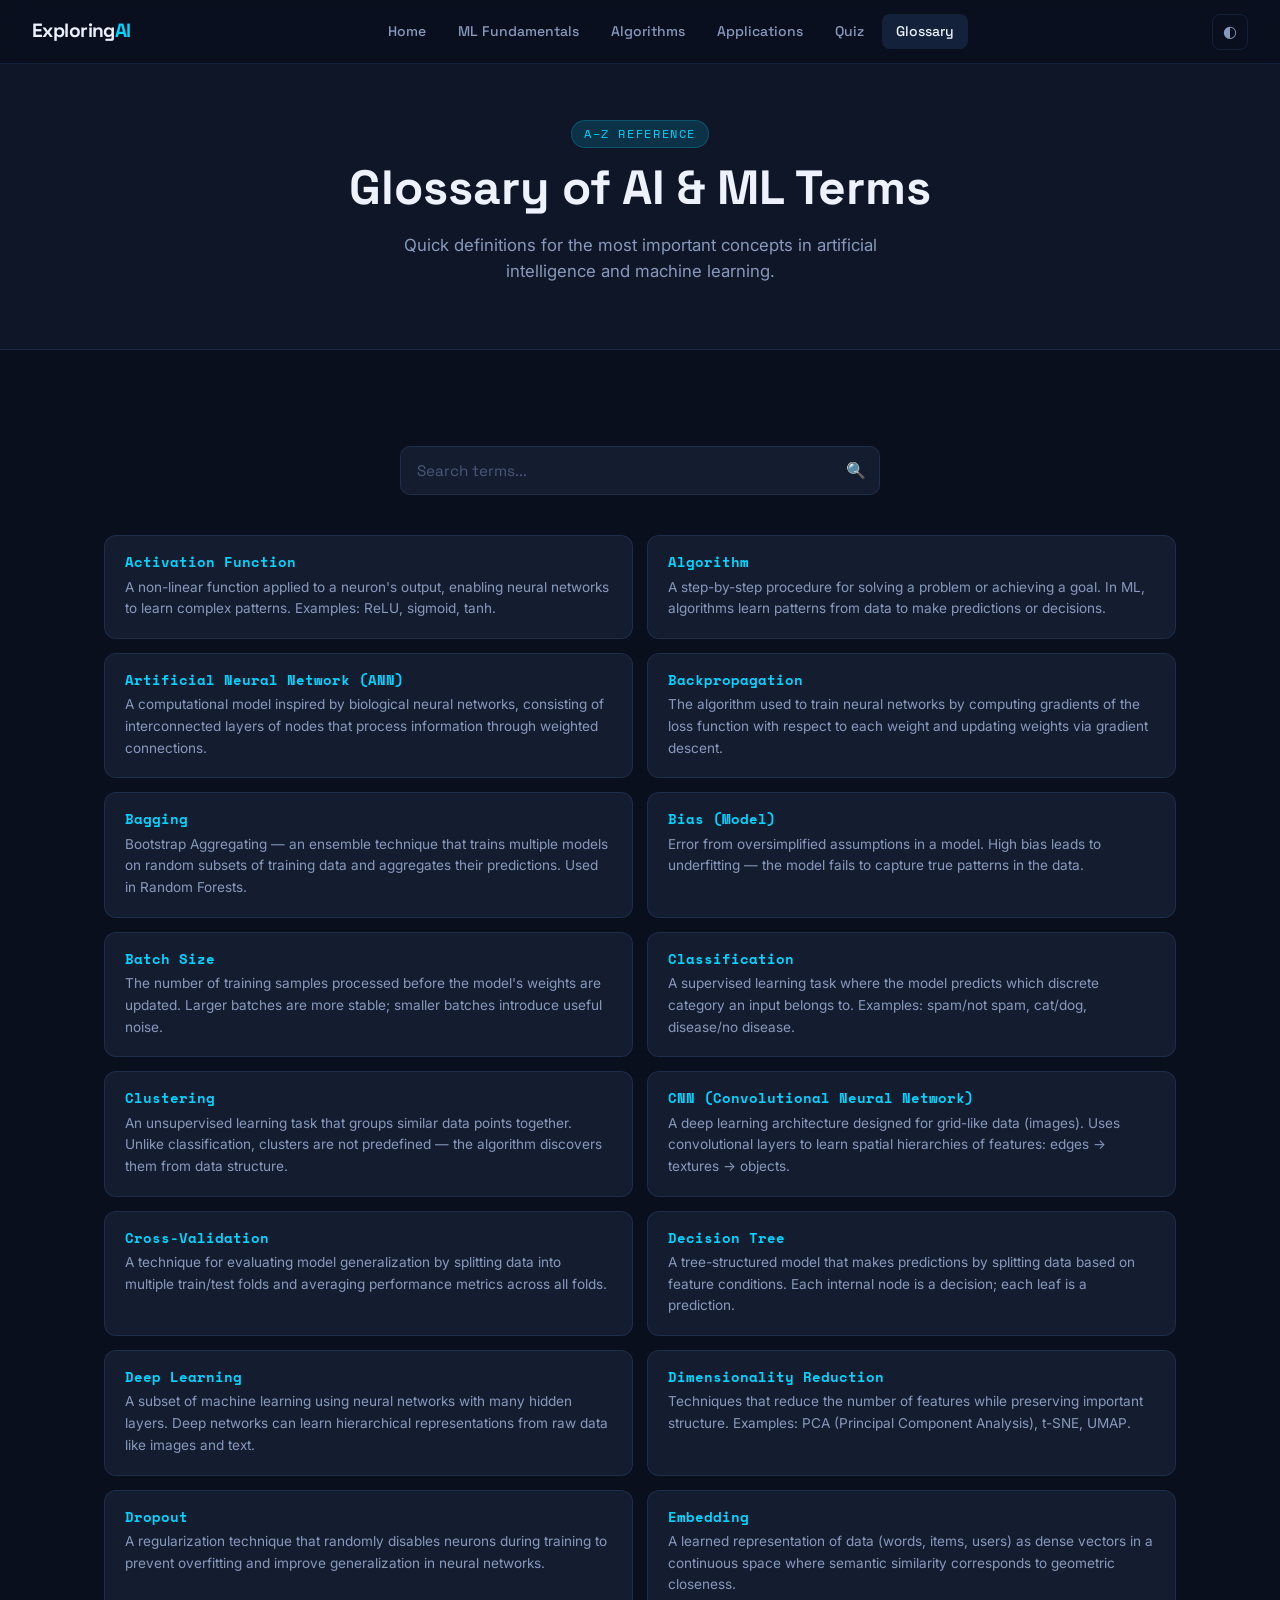
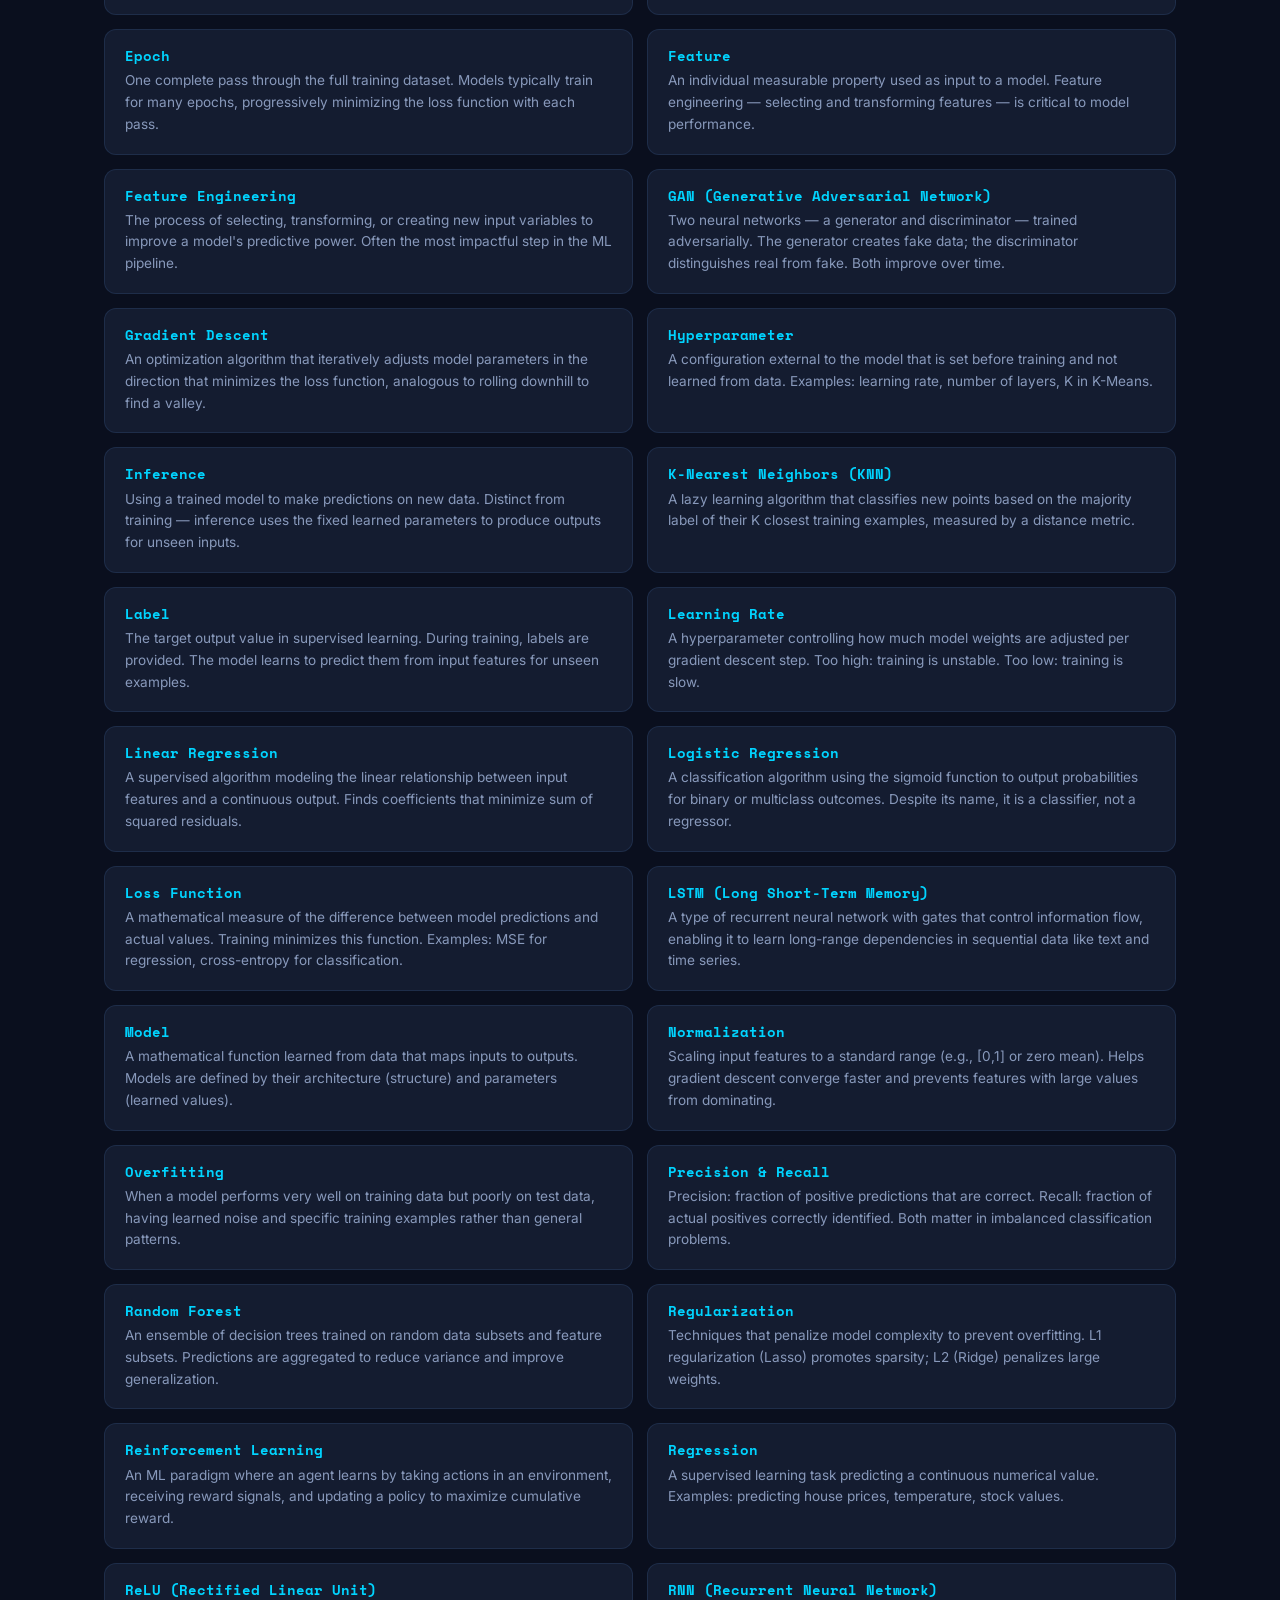
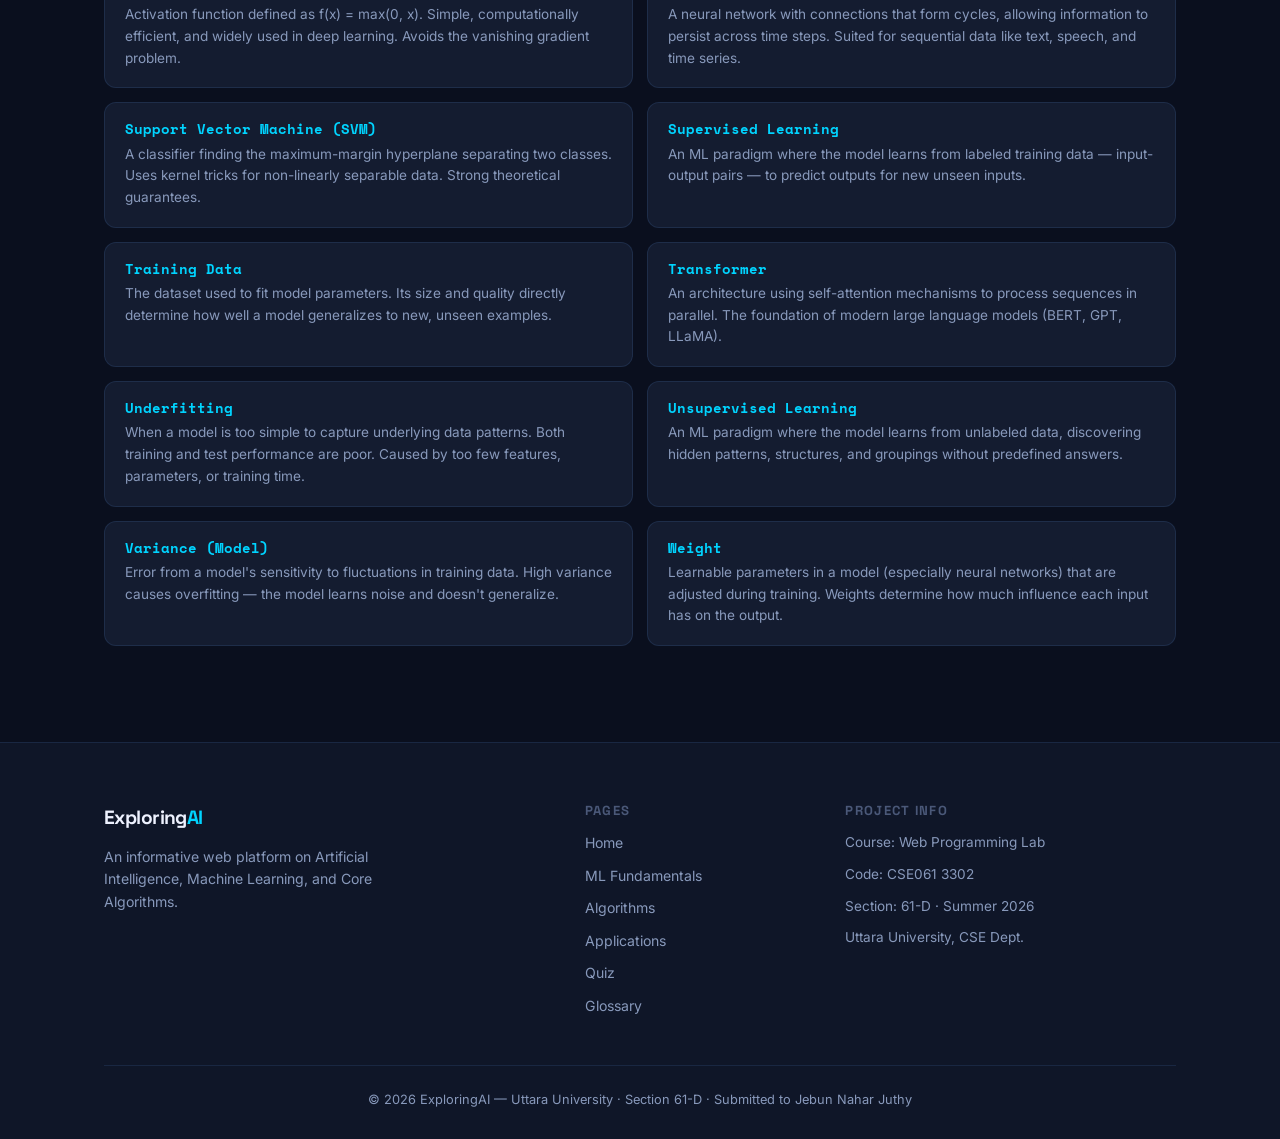
<file: glossary.html>
<!DOCTYPE html>
<html lang="en">
<head>
  <meta charset="UTF-8" />
  <meta name="viewport" content="width=device-width, initial-scale=1.0" />
  <title>Glossary – ExploringAI</title>
  <link rel="preconnect" href="https://fonts.googleapis.com" />
  <link rel="preconnect" href="https://fonts.gstatic.com" crossorigin />
  <link href="https://fonts.googleapis.com/css2?family=Space+Grotesk:wght@300;400;500;600;700&family=Space+Mono:wght@400;700&family=Inter:wght@300;400;500&display=swap" rel="stylesheet" />
  <link rel="stylesheet" href="style.css" />
</head>
<body>

<nav class="navbar" id="navbar">
  <a href="index.html" class="nav-logo">Exploring<span>AI</span></a>
  <div class="nav-links" id="navLinks">
    <a href="index.html">Home</a>
    <a href="ml.html">ML Fundamentals</a>
    <a href="algorithms.html">Algorithms</a>
    <a href="applications.html">Applications</a>
    <a href="quiz.html">Quiz</a>
    <a href="glossary.html" class="active">Glossary</a>
  </div>
  <div class="nav-right">
    <button class="theme-toggle" id="themeToggle" aria-label="Toggle dark/light mode"><span class="toggle-icon">◐</span></button>
    <button class="hamburger" id="hamburger" aria-label="Open menu"><span></span><span></span><span></span></button>
  </div>
</nav>

<header class="page-hero">
  <span class="eyebrow">A–Z Reference</span>
  <h1>Glossary of AI & ML Terms</h1>
  <p>Quick definitions for the most important concepts in artificial intelligence and machine learning.</p>
</header>

<section class="section">
  <div class="container">
    <div class="glossary-search-wrap">
      <input
        type="text"
        id="glossarySearch"
        class="glossary-search"
        placeholder="Search terms..."
        autocomplete="off"
      />
      <span class="search-icon">🔍</span>
    </div>
    <p id="glossaryNoResult" style="text-align:center;color:var(--text-muted);display:none;padding:32px 0;">No terms match your search. Try different keywords.</p>
    <div class="glossary-list" id="glossaryList">

      <div class="glos-item">
        <h4>Activation Function</h4>
        <p>A non-linear function applied to a neuron's output, enabling neural networks to learn complex patterns. Examples: ReLU, sigmoid, tanh.</p>
      </div>
      <div class="glos-item">
        <h4>Algorithm</h4>
        <p>A step-by-step procedure for solving a problem or achieving a goal. In ML, algorithms learn patterns from data to make predictions or decisions.</p>
      </div>
      <div class="glos-item">
        <h4>Artificial Neural Network (ANN)</h4>
        <p>A computational model inspired by biological neural networks, consisting of interconnected layers of nodes that process information through weighted connections.</p>
      </div>
      <div class="glos-item">
        <h4>Backpropagation</h4>
        <p>The algorithm used to train neural networks by computing gradients of the loss function with respect to each weight and updating weights via gradient descent.</p>
      </div>
      <div class="glos-item">
        <h4>Bagging</h4>
        <p>Bootstrap Aggregating — an ensemble technique that trains multiple models on random subsets of training data and aggregates their predictions. Used in Random Forests.</p>
      </div>
      <div class="glos-item">
        <h4>Bias (Model)</h4>
        <p>Error from oversimplified assumptions in a model. High bias leads to underfitting — the model fails to capture true patterns in the data.</p>
      </div>
      <div class="glos-item">
        <h4>Batch Size</h4>
        <p>The number of training samples processed before the model's weights are updated. Larger batches are more stable; smaller batches introduce useful noise.</p>
      </div>
      <div class="glos-item">
        <h4>Classification</h4>
        <p>A supervised learning task where the model predicts which discrete category an input belongs to. Examples: spam/not spam, cat/dog, disease/no disease.</p>
      </div>
      <div class="glos-item">
        <h4>Clustering</h4>
        <p>An unsupervised learning task that groups similar data points together. Unlike classification, clusters are not predefined — the algorithm discovers them from data structure.</p>
      </div>
      <div class="glos-item">
        <h4>CNN (Convolutional Neural Network)</h4>
        <p>A deep learning architecture designed for grid-like data (images). Uses convolutional layers to learn spatial hierarchies of features: edges → textures → objects.</p>
      </div>
      <div class="glos-item">
        <h4>Cross-Validation</h4>
        <p>A technique for evaluating model generalization by splitting data into multiple train/test folds and averaging performance metrics across all folds.</p>
      </div>
      <div class="glos-item">
        <h4>Decision Tree</h4>
        <p>A tree-structured model that makes predictions by splitting data based on feature conditions. Each internal node is a decision; each leaf is a prediction.</p>
      </div>
      <div class="glos-item">
        <h4>Deep Learning</h4>
        <p>A subset of machine learning using neural networks with many hidden layers. Deep networks can learn hierarchical representations from raw data like images and text.</p>
      </div>
      <div class="glos-item">
        <h4>Dimensionality Reduction</h4>
        <p>Techniques that reduce the number of features while preserving important structure. Examples: PCA (Principal Component Analysis), t-SNE, UMAP.</p>
      </div>
      <div class="glos-item">
        <h4>Dropout</h4>
        <p>A regularization technique that randomly disables neurons during training to prevent overfitting and improve generalization in neural networks.</p>
      </div>
      <div class="glos-item">
        <h4>Embedding</h4>
        <p>A learned representation of data (words, items, users) as dense vectors in a continuous space where semantic similarity corresponds to geometric closeness.</p>
      </div>
      <div class="glos-item">
        <h4>Epoch</h4>
        <p>One complete pass through the full training dataset. Models typically train for many epochs, progressively minimizing the loss function with each pass.</p>
      </div>
      <div class="glos-item">
        <h4>Feature</h4>
        <p>An individual measurable property used as input to a model. Feature engineering — selecting and transforming features — is critical to model performance.</p>
      </div>
      <div class="glos-item">
        <h4>Feature Engineering</h4>
        <p>The process of selecting, transforming, or creating new input variables to improve a model's predictive power. Often the most impactful step in the ML pipeline.</p>
      </div>
      <div class="glos-item">
        <h4>GAN (Generative Adversarial Network)</h4>
        <p>Two neural networks — a generator and discriminator — trained adversarially. The generator creates fake data; the discriminator distinguishes real from fake. Both improve over time.</p>
      </div>
      <div class="glos-item">
        <h4>Gradient Descent</h4>
        <p>An optimization algorithm that iteratively adjusts model parameters in the direction that minimizes the loss function, analogous to rolling downhill to find a valley.</p>
      </div>
      <div class="glos-item">
        <h4>Hyperparameter</h4>
        <p>A configuration external to the model that is set before training and not learned from data. Examples: learning rate, number of layers, K in K-Means.</p>
      </div>
      <div class="glos-item">
        <h4>Inference</h4>
        <p>Using a trained model to make predictions on new data. Distinct from training — inference uses the fixed learned parameters to produce outputs for unseen inputs.</p>
      </div>
      <div class="glos-item">
        <h4>K-Nearest Neighbors (KNN)</h4>
        <p>A lazy learning algorithm that classifies new points based on the majority label of their K closest training examples, measured by a distance metric.</p>
      </div>
      <div class="glos-item">
        <h4>Label</h4>
        <p>The target output value in supervised learning. During training, labels are provided. The model learns to predict them from input features for unseen examples.</p>
      </div>
      <div class="glos-item">
        <h4>Learning Rate</h4>
        <p>A hyperparameter controlling how much model weights are adjusted per gradient descent step. Too high: training is unstable. Too low: training is slow.</p>
      </div>
      <div class="glos-item">
        <h4>Linear Regression</h4>
        <p>A supervised algorithm modeling the linear relationship between input features and a continuous output. Finds coefficients that minimize sum of squared residuals.</p>
      </div>
      <div class="glos-item">
        <h4>Logistic Regression</h4>
        <p>A classification algorithm using the sigmoid function to output probabilities for binary or multiclass outcomes. Despite its name, it is a classifier, not a regressor.</p>
      </div>
      <div class="glos-item">
        <h4>Loss Function</h4>
        <p>A mathematical measure of the difference between model predictions and actual values. Training minimizes this function. Examples: MSE for regression, cross-entropy for classification.</p>
      </div>
      <div class="glos-item">
        <h4>LSTM (Long Short-Term Memory)</h4>
        <p>A type of recurrent neural network with gates that control information flow, enabling it to learn long-range dependencies in sequential data like text and time series.</p>
      </div>
      <div class="glos-item">
        <h4>Model</h4>
        <p>A mathematical function learned from data that maps inputs to outputs. Models are defined by their architecture (structure) and parameters (learned values).</p>
      </div>
      <div class="glos-item">
        <h4>Normalization</h4>
        <p>Scaling input features to a standard range (e.g., [0,1] or zero mean). Helps gradient descent converge faster and prevents features with large values from dominating.</p>
      </div>
      <div class="glos-item">
        <h4>Overfitting</h4>
        <p>When a model performs very well on training data but poorly on test data, having learned noise and specific training examples rather than general patterns.</p>
      </div>
      <div class="glos-item">
        <h4>Precision & Recall</h4>
        <p>Precision: fraction of positive predictions that are correct. Recall: fraction of actual positives correctly identified. Both matter in imbalanced classification problems.</p>
      </div>
      <div class="glos-item">
        <h4>Random Forest</h4>
        <p>An ensemble of decision trees trained on random data subsets and feature subsets. Predictions are aggregated to reduce variance and improve generalization.</p>
      </div>
      <div class="glos-item">
        <h4>Regularization</h4>
        <p>Techniques that penalize model complexity to prevent overfitting. L1 regularization (Lasso) promotes sparsity; L2 (Ridge) penalizes large weights.</p>
      </div>
      <div class="glos-item">
        <h4>Reinforcement Learning</h4>
        <p>An ML paradigm where an agent learns by taking actions in an environment, receiving reward signals, and updating a policy to maximize cumulative reward.</p>
      </div>
      <div class="glos-item">
        <h4>Regression</h4>
        <p>A supervised learning task predicting a continuous numerical value. Examples: predicting house prices, temperature, stock values.</p>
      </div>
      <div class="glos-item">
        <h4>ReLU (Rectified Linear Unit)</h4>
        <p>Activation function defined as f(x) = max(0, x). Simple, computationally efficient, and widely used in deep learning. Avoids the vanishing gradient problem.</p>
      </div>
      <div class="glos-item">
        <h4>RNN (Recurrent Neural Network)</h4>
        <p>A neural network with connections that form cycles, allowing information to persist across time steps. Suited for sequential data like text, speech, and time series.</p>
      </div>
      <div class="glos-item">
        <h4>Support Vector Machine (SVM)</h4>
        <p>A classifier finding the maximum-margin hyperplane separating two classes. Uses kernel tricks for non-linearly separable data. Strong theoretical guarantees.</p>
      </div>
      <div class="glos-item">
        <h4>Supervised Learning</h4>
        <p>An ML paradigm where the model learns from labeled training data — input-output pairs — to predict outputs for new unseen inputs.</p>
      </div>
      <div class="glos-item">
        <h4>Training Data</h4>
        <p>The dataset used to fit model parameters. Its size and quality directly determine how well a model generalizes to new, unseen examples.</p>
      </div>
      <div class="glos-item">
        <h4>Transformer</h4>
        <p>An architecture using self-attention mechanisms to process sequences in parallel. The foundation of modern large language models (BERT, GPT, LLaMA).</p>
      </div>
      <div class="glos-item">
        <h4>Underfitting</h4>
        <p>When a model is too simple to capture underlying data patterns. Both training and test performance are poor. Caused by too few features, parameters, or training time.</p>
      </div>
      <div class="glos-item">
        <h4>Unsupervised Learning</h4>
        <p>An ML paradigm where the model learns from unlabeled data, discovering hidden patterns, structures, and groupings without predefined answers.</p>
      </div>
      <div class="glos-item">
        <h4>Variance (Model)</h4>
        <p>Error from a model's sensitivity to fluctuations in training data. High variance causes overfitting — the model learns noise and doesn't generalize.</p>
      </div>
      <div class="glos-item">
        <h4>Weight</h4>
        <p>Learnable parameters in a model (especially neural networks) that are adjusted during training. Weights determine how much influence each input has on the output.</p>
      </div>

    </div>
  </div>
</section>

<footer class="footer">
  <div class="container">
    <div class="footer-top">
      <div class="footer-brand">
        <a href="index.html" class="nav-logo">Exploring<span>AI</span></a>
        <p>An informative web platform on Artificial Intelligence, Machine Learning, and Core Algorithms.</p>
      </div>
      <div class="footer-nav">
        <h4>Pages</h4>
        <a href="index.html">Home</a>
        <a href="ml.html">ML Fundamentals</a>
        <a href="algorithms.html">Algorithms</a>
        <a href="applications.html">Applications</a>
        <a href="quiz.html">Quiz</a>
        <a href="glossary.html">Glossary</a>
      </div>
      <div class="footer-info">
        <h4>Project Info</h4>
        <p>Course: Web Programming Lab</p>
        <p>Code: CSE061 3302</p>
        <p>Section: 61-D · Summer 2026</p>
        <p>Uttara University, CSE Dept.</p>
      </div>
    </div>
    <div class="footer-bottom">
      <p>© 2026 ExploringAI — Uttara University · Section 61-D · Submitted to Jebun Nahar Juthy</p>
    </div>
  </div>
</footer>

<script src="main.js"></script>
</body>
</html>
</file>
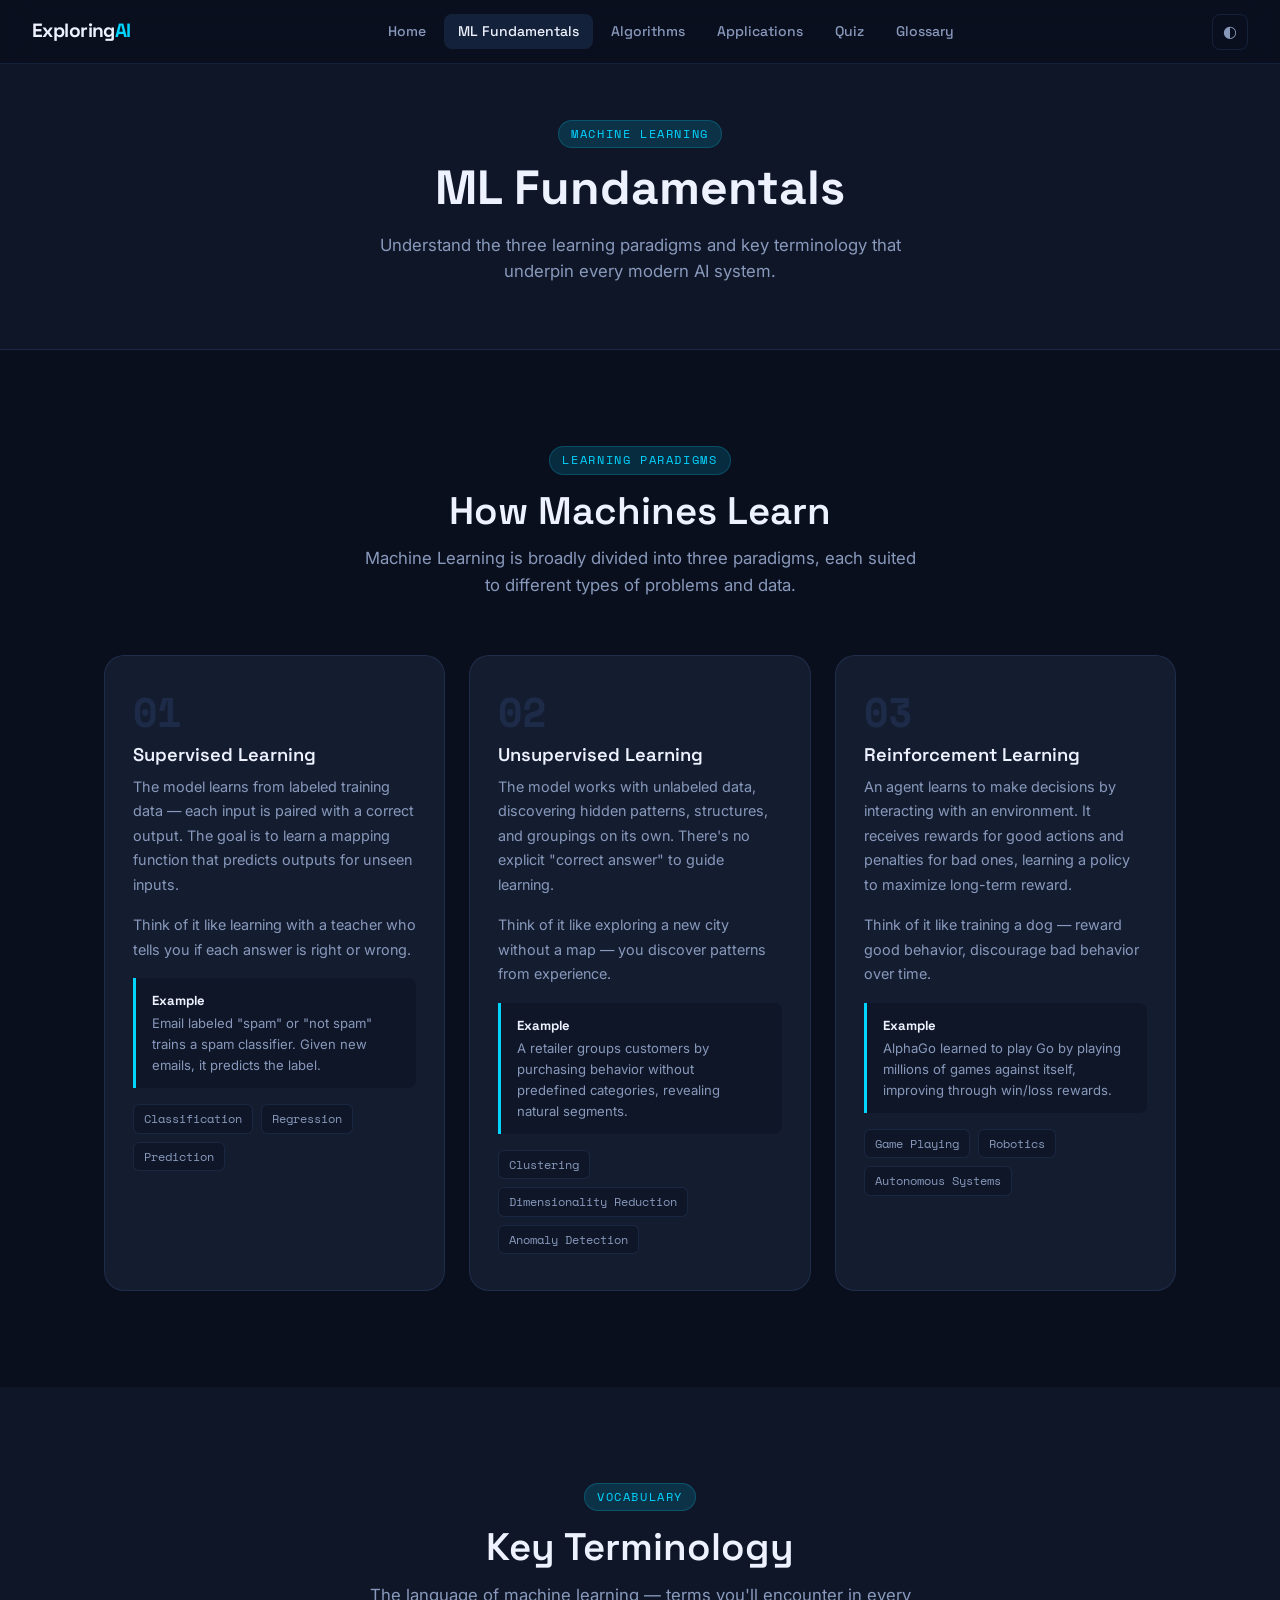
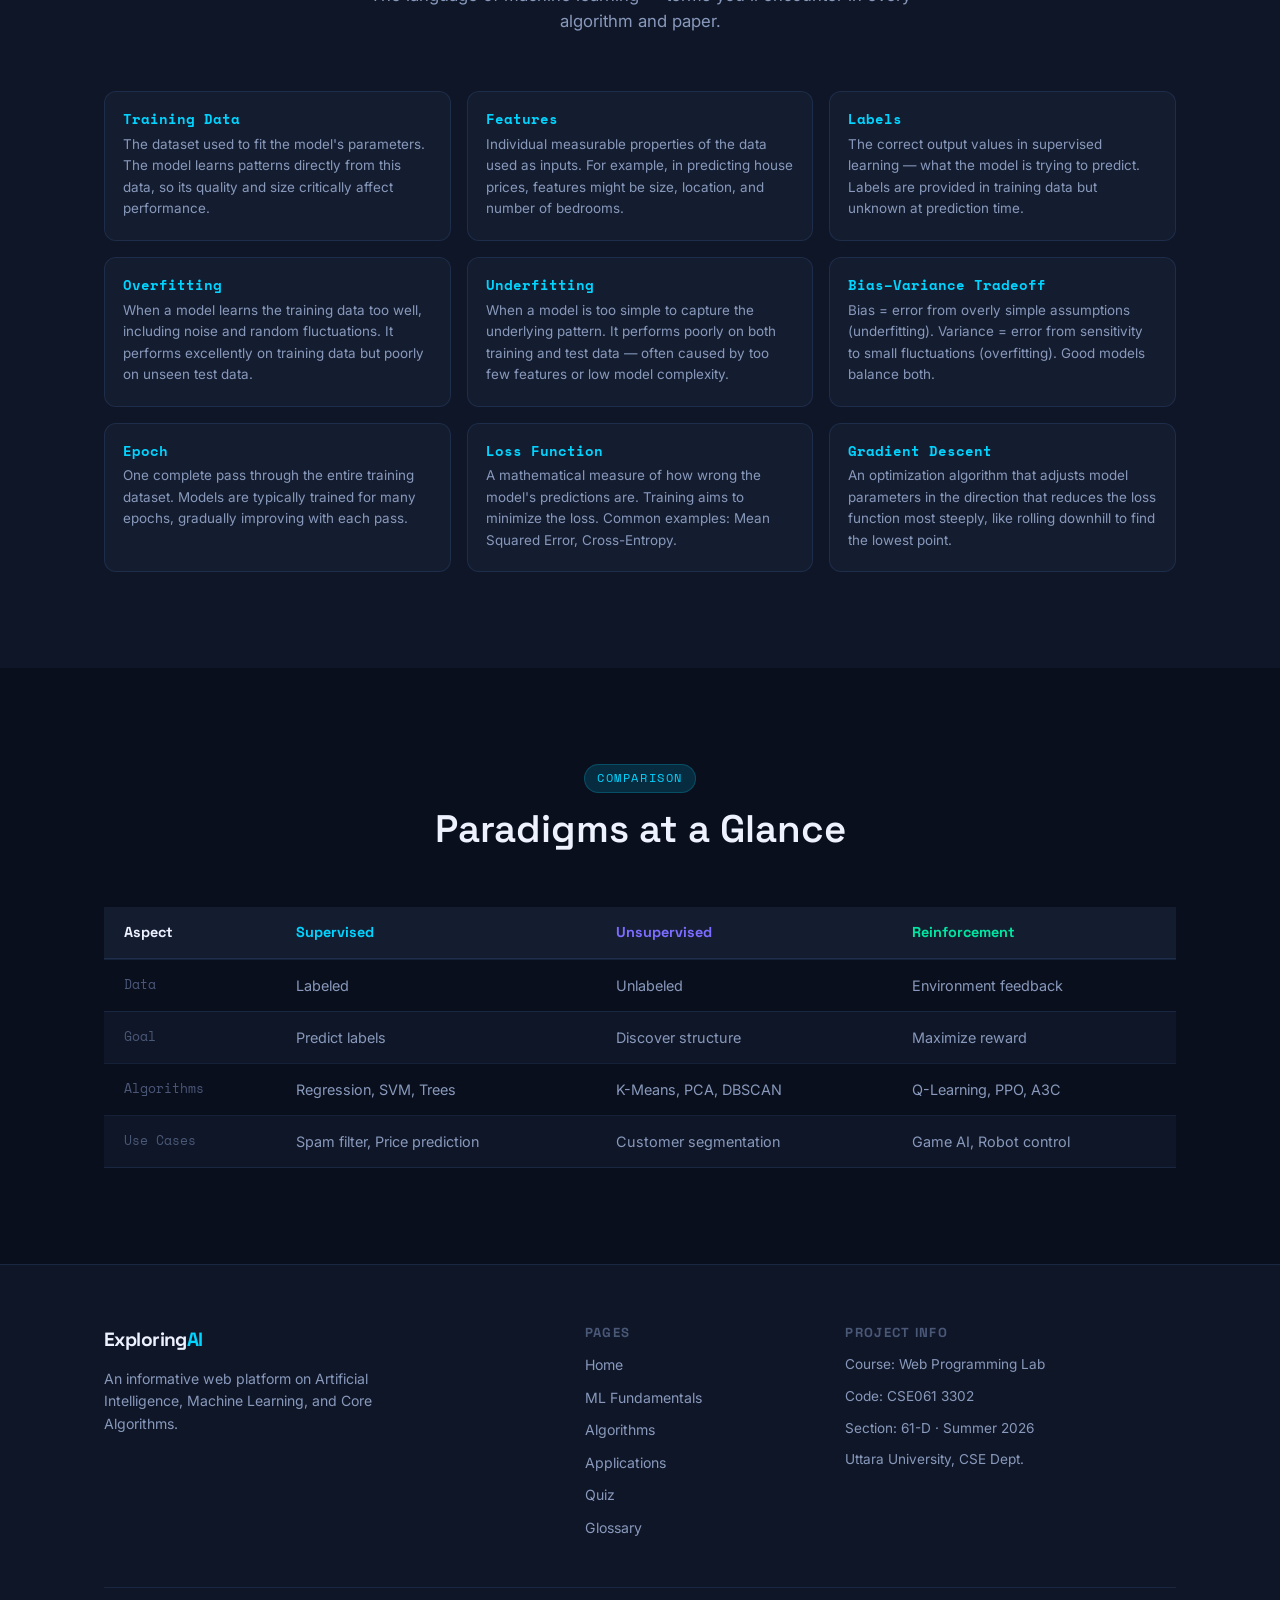
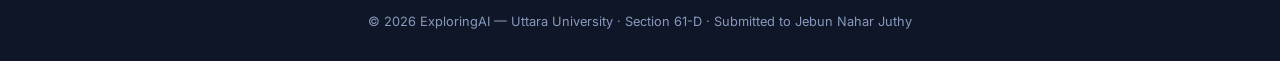
<file: ml.html>
<!DOCTYPE html>
<html lang="en">
<head>
  <meta charset="UTF-8" />
  <meta name="viewport" content="width=device-width, initial-scale=1.0" />
  <title>ML Fundamentals – ExploringAI</title>
  <link rel="preconnect" href="https://fonts.googleapis.com" />
  <link rel="preconnect" href="https://fonts.gstatic.com" crossorigin />
  <link href="https://fonts.googleapis.com/css2?family=Space+Grotesk:wght@300;400;500;600;700&family=Space+Mono:wght@400;700&family=Inter:wght@300;400;500&display=swap" rel="stylesheet" />
  <link rel="stylesheet" href="style.css" />
</head>
<body>

<nav class="navbar" id="navbar">
  <a href="index.html" class="nav-logo">Exploring<span>AI</span></a>
  <div class="nav-links" id="navLinks">
    <a href="index.html">Home</a>
    <a href="ml.html" class="active">ML Fundamentals</a>
    <a href="algorithms.html">Algorithms</a>
    <a href="applications.html">Applications</a>
    <a href="quiz.html">Quiz</a>
    <a href="glossary.html">Glossary</a>
  </div>
  <div class="nav-right">
    <button class="theme-toggle" id="themeToggle" aria-label="Toggle dark/light mode"><span class="toggle-icon">◐</span></button>
    <button class="hamburger" id="hamburger" aria-label="Open menu"><span></span><span></span><span></span></button>
  </div>
</nav>

<header class="page-hero">
  <span class="eyebrow">Machine Learning</span>
  <h1>ML Fundamentals</h1>
  <p>Understand the three learning paradigms and key terminology that underpin every modern AI system.</p>
</header>

<!-- THREE PARADIGMS -->
<section class="section">
  <div class="container">
    <div class="section-header">
      <span class="eyebrow">Learning Paradigms</span>
      <h2>How Machines Learn</h2>
      <p>Machine Learning is broadly divided into three paradigms, each suited to different types of problems and data.</p>
    </div>
    <div class="paradigm-grid">
      <div class="paradigm-card">
        <div class="paradigm-num">01</div>
        <h3>Supervised Learning</h3>
        <p>The model learns from labeled training data — each input is paired with a correct output. The goal is to learn a mapping function that predicts outputs for unseen inputs.</p>
        <p>Think of it like learning with a teacher who tells you if each answer is right or wrong.</p>
        <div class="example-box">
          <strong>Example</strong>
          Email labeled "spam" or "not spam" trains a spam classifier. Given new emails, it predicts the label.
        </div>
        <div class="use-case" style="margin-top:16px">
          <span class="uc-tag">Classification</span>
          <span class="uc-tag">Regression</span>
          <span class="uc-tag">Prediction</span>
        </div>
      </div>
      <div class="paradigm-card">
        <div class="paradigm-num">02</div>
        <h3>Unsupervised Learning</h3>
        <p>The model works with unlabeled data, discovering hidden patterns, structures, and groupings on its own. There's no explicit "correct answer" to guide learning.</p>
        <p>Think of it like exploring a new city without a map — you discover patterns from experience.</p>
        <div class="example-box">
          <strong>Example</strong>
          A retailer groups customers by purchasing behavior without predefined categories, revealing natural segments.
        </div>
        <div class="use-case" style="margin-top:16px">
          <span class="uc-tag">Clustering</span>
          <span class="uc-tag">Dimensionality Reduction</span>
          <span class="uc-tag">Anomaly Detection</span>
        </div>
      </div>
      <div class="paradigm-card">
        <div class="paradigm-num">03</div>
        <h3>Reinforcement Learning</h3>
        <p>An agent learns to make decisions by interacting with an environment. It receives rewards for good actions and penalties for bad ones, learning a policy to maximize long-term reward.</p>
        <p>Think of it like training a dog — reward good behavior, discourage bad behavior over time.</p>
        <div class="example-box">
          <strong>Example</strong>
          AlphaGo learned to play Go by playing millions of games against itself, improving through win/loss rewards.
        </div>
        <div class="use-case" style="margin-top:16px">
          <span class="uc-tag">Game Playing</span>
          <span class="uc-tag">Robotics</span>
          <span class="uc-tag">Autonomous Systems</span>
        </div>
      </div>
    </div>
  </div>
</section>

<!-- KEY TERMINOLOGY -->
<section class="section section-alt">
  <div class="container">
    <div class="section-header">
      <span class="eyebrow">Vocabulary</span>
      <h2>Key Terminology</h2>
      <p>The language of machine learning — terms you'll encounter in every algorithm and paper.</p>
    </div>
    <div class="term-grid">
      <div class="term-card">
        <h4>Training Data</h4>
        <p>The dataset used to fit the model's parameters. The model learns patterns directly from this data, so its quality and size critically affect performance.</p>
      </div>
      <div class="term-card">
        <h4>Features</h4>
        <p>Individual measurable properties of the data used as inputs. For example, in predicting house prices, features might be size, location, and number of bedrooms.</p>
      </div>
      <div class="term-card">
        <h4>Labels</h4>
        <p>The correct output values in supervised learning — what the model is trying to predict. Labels are provided in training data but unknown at prediction time.</p>
      </div>
      <div class="term-card">
        <h4>Overfitting</h4>
        <p>When a model learns the training data too well, including noise and random fluctuations. It performs excellently on training data but poorly on unseen test data.</p>
      </div>
      <div class="term-card">
        <h4>Underfitting</h4>
        <p>When a model is too simple to capture the underlying pattern. It performs poorly on both training and test data — often caused by too few features or low model complexity.</p>
      </div>
      <div class="term-card">
        <h4>Bias–Variance Tradeoff</h4>
        <p>Bias = error from overly simple assumptions (underfitting). Variance = error from sensitivity to small fluctuations (overfitting). Good models balance both.</p>
      </div>
      <div class="term-card">
        <h4>Epoch</h4>
        <p>One complete pass through the entire training dataset. Models are typically trained for many epochs, gradually improving with each pass.</p>
      </div>
      <div class="term-card">
        <h4>Loss Function</h4>
        <p>A mathematical measure of how wrong the model's predictions are. Training aims to minimize the loss. Common examples: Mean Squared Error, Cross-Entropy.</p>
      </div>
      <div class="term-card">
        <h4>Gradient Descent</h4>
        <p>An optimization algorithm that adjusts model parameters in the direction that reduces the loss function most steeply, like rolling downhill to find the lowest point.</p>
      </div>
    </div>
  </div>
</section>

<!-- COMPARISON TABLE -->
<section class="section">
  <div class="container">
    <div class="section-header">
      <span class="eyebrow">Comparison</span>
      <h2>Paradigms at a Glance</h2>
    </div>
    <div style="overflow-x:auto;">
      <table style="width:100%;border-collapse:collapse;font-family:var(--font-body);font-size:0.9rem;">
        <thead>
          <tr style="background:var(--bg-card);border-bottom:2px solid var(--border);">
            <th style="padding:14px 20px;text-align:left;font-family:var(--font-display);">Aspect</th>
            <th style="padding:14px 20px;text-align:left;font-family:var(--font-display);color:var(--accent);">Supervised</th>
            <th style="padding:14px 20px;text-align:left;font-family:var(--font-display);color:var(--accent-2);">Unsupervised</th>
            <th style="padding:14px 20px;text-align:left;font-family:var(--font-display);color:var(--green);">Reinforcement</th>
          </tr>
        </thead>
        <tbody>
          <tr style="border-bottom:1px solid var(--border);">
            <td style="padding:14px 20px;color:var(--text-muted);font-family:var(--font-mono);font-size:0.8rem;">Data</td>
            <td style="padding:14px 20px;color:var(--text-secondary);">Labeled</td>
            <td style="padding:14px 20px;color:var(--text-secondary);">Unlabeled</td>
            <td style="padding:14px 20px;color:var(--text-secondary);">Environment feedback</td>
          </tr>
          <tr style="border-bottom:1px solid var(--border);background:var(--bg-alt);">
            <td style="padding:14px 20px;color:var(--text-muted);font-family:var(--font-mono);font-size:0.8rem;">Goal</td>
            <td style="padding:14px 20px;color:var(--text-secondary);">Predict labels</td>
            <td style="padding:14px 20px;color:var(--text-secondary);">Discover structure</td>
            <td style="padding:14px 20px;color:var(--text-secondary);">Maximize reward</td>
          </tr>
          <tr style="border-bottom:1px solid var(--border);">
            <td style="padding:14px 20px;color:var(--text-muted);font-family:var(--font-mono);font-size:0.8rem;">Algorithms</td>
            <td style="padding:14px 20px;color:var(--text-secondary);">Regression, SVM, Trees</td>
            <td style="padding:14px 20px;color:var(--text-secondary);">K-Means, PCA, DBSCAN</td>
            <td style="padding:14px 20px;color:var(--text-secondary);">Q-Learning, PPO, A3C</td>
          </tr>
          <tr style="border-bottom:1px solid var(--border);background:var(--bg-alt);">
            <td style="padding:14px 20px;color:var(--text-muted);font-family:var(--font-mono);font-size:0.8rem;">Use Cases</td>
            <td style="padding:14px 20px;color:var(--text-secondary);">Spam filter, Price prediction</td>
            <td style="padding:14px 20px;color:var(--text-secondary);">Customer segmentation</td>
            <td style="padding:14px 20px;color:var(--text-secondary);">Game AI, Robot control</td>
          </tr>
        </tbody>
      </table>
    </div>
  </div>
</section>

<footer class="footer">
  <div class="container">
    <div class="footer-top">
      <div class="footer-brand">
        <a href="index.html" class="nav-logo">Exploring<span>AI</span></a>
        <p>An informative web platform on Artificial Intelligence, Machine Learning, and Core Algorithms.</p>
      </div>
      <div class="footer-nav">
        <h4>Pages</h4>
        <a href="index.html">Home</a>
        <a href="ml.html">ML Fundamentals</a>
        <a href="algorithms.html">Algorithms</a>
        <a href="applications.html">Applications</a>
        <a href="quiz.html">Quiz</a>
        <a href="glossary.html">Glossary</a>
      </div>
      <div class="footer-info">
        <h4>Project Info</h4>
        <p>Course: Web Programming Lab</p>
        <p>Code: CSE061 3302</p>
        <p>Section: 61-D · Summer 2026</p>
        <p>Uttara University, CSE Dept.</p>
      </div>
    </div>
    <div class="footer-bottom">
      <p>© 2026 ExploringAI — Uttara University · Section 61-D · Submitted to Jebun Nahar Juthy</p>
    </div>
  </div>
</footer>

<script src="main.js"></script>
</body>
</html>
</file>
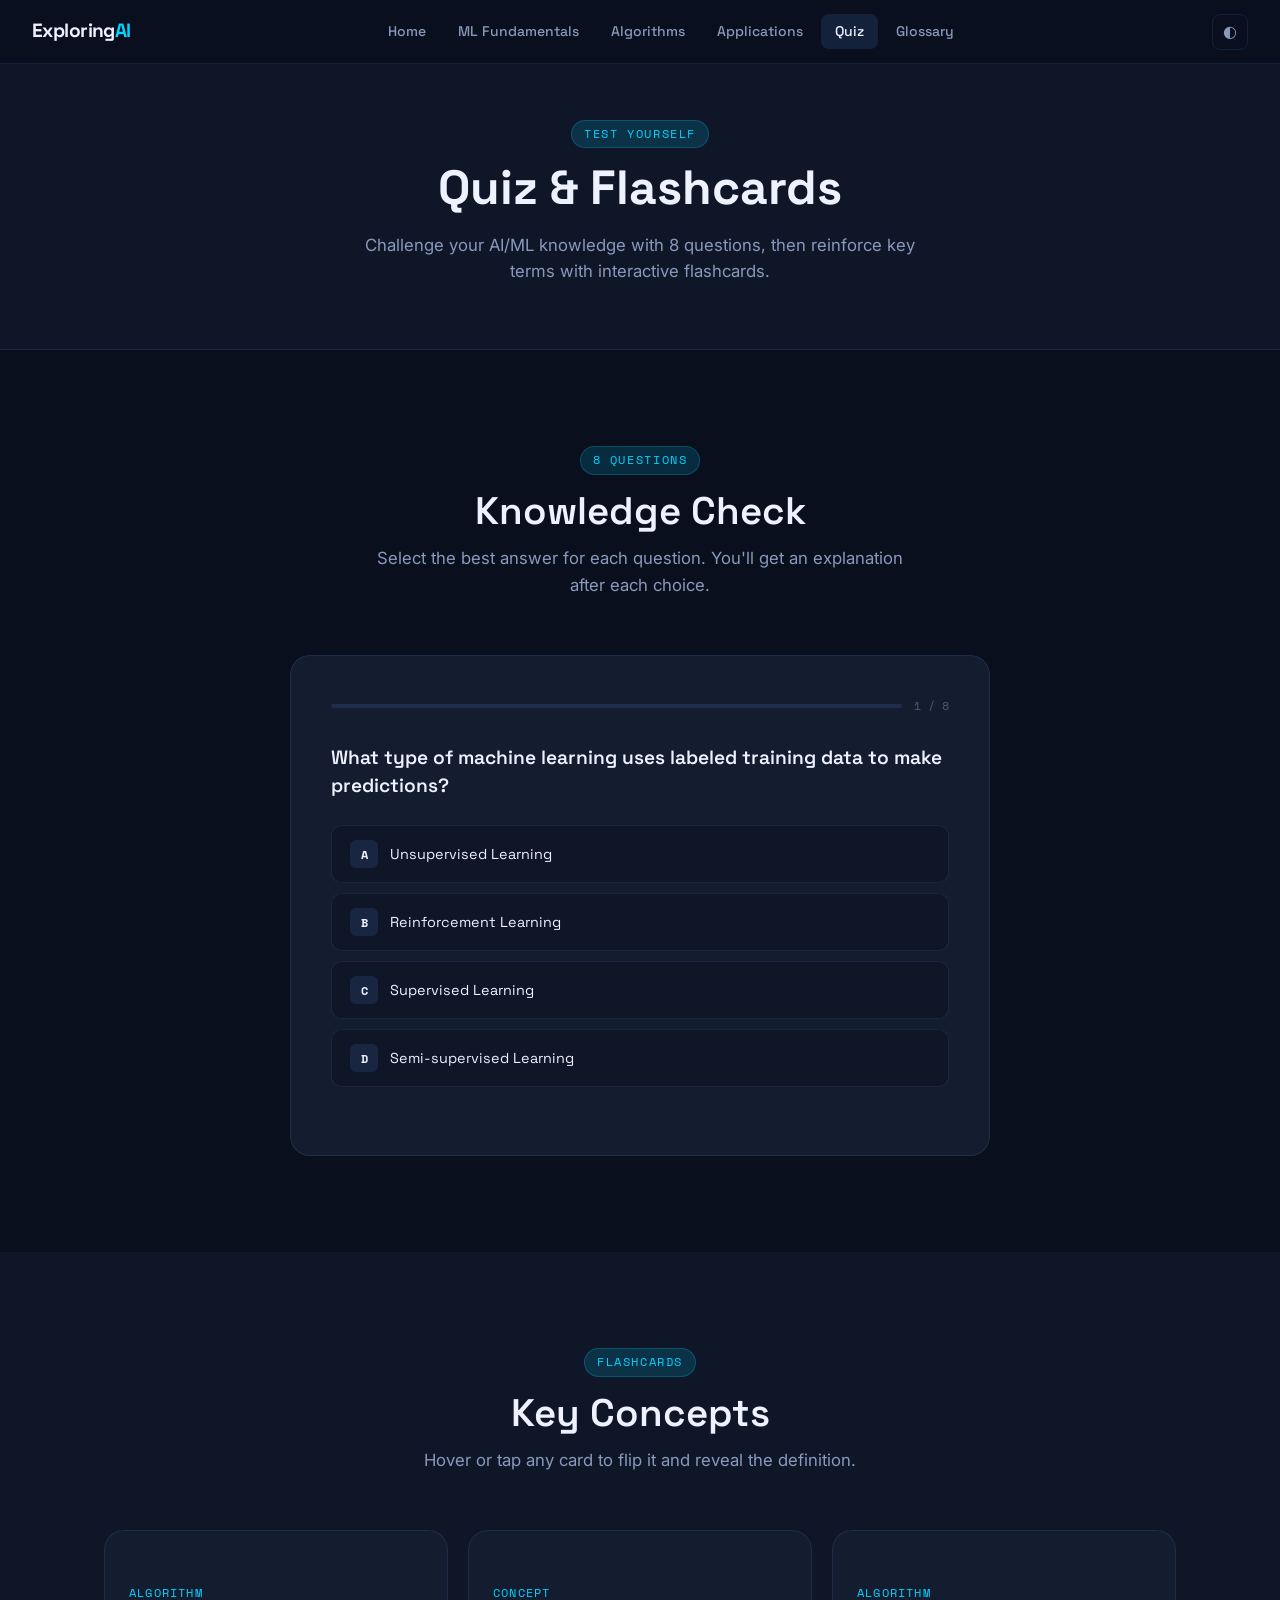
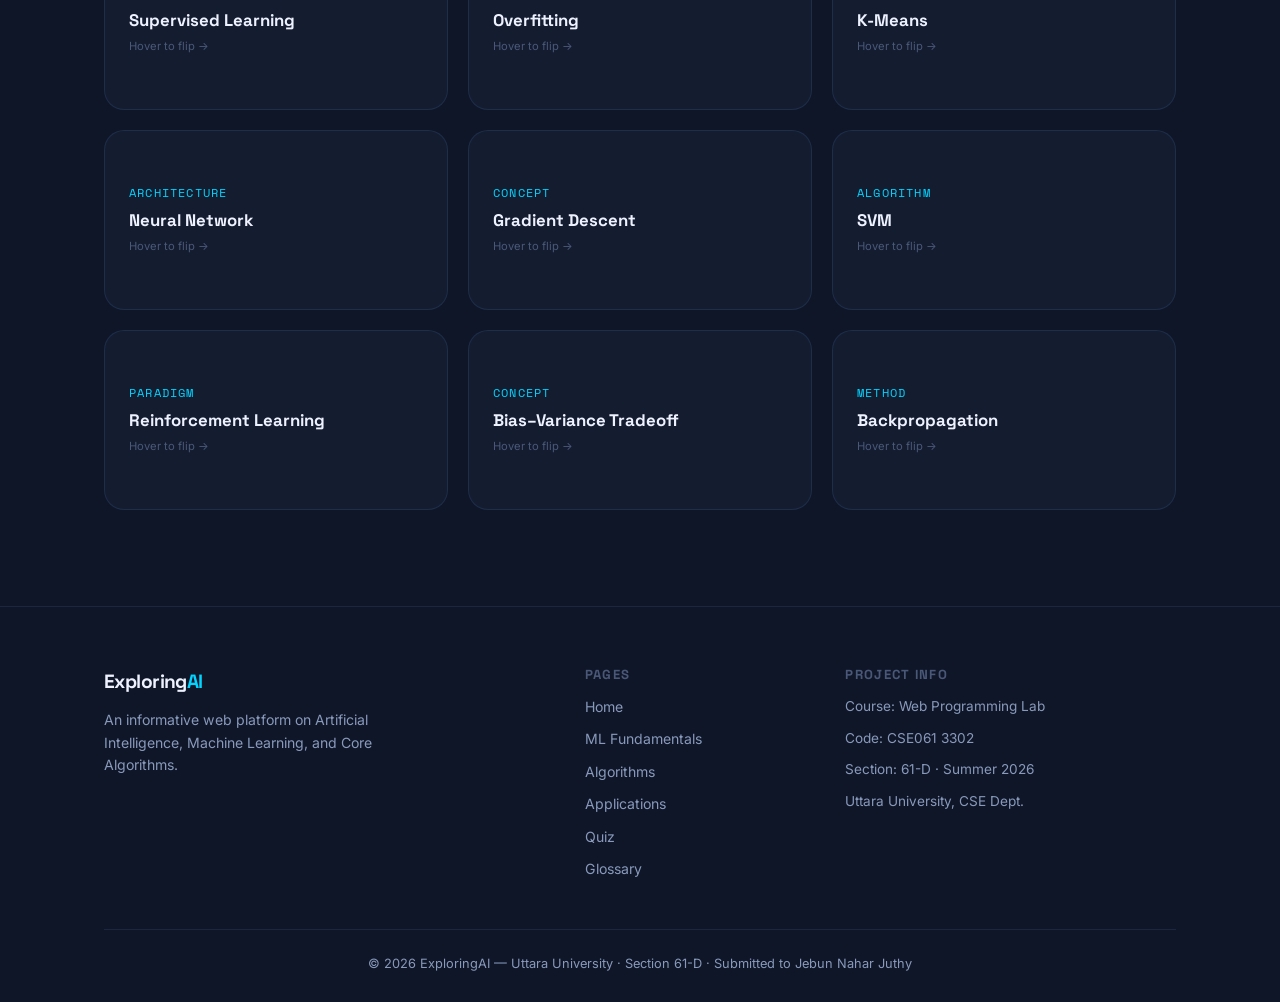
<file: quiz.html>
<!DOCTYPE html>
<html lang="en">
<head>
  <meta charset="UTF-8" />
  <meta name="viewport" content="width=device-width, initial-scale=1.0" />
  <title>Quiz & Flashcards – ExploringAI</title>
  <link rel="preconnect" href="https://fonts.googleapis.com" />
  <link rel="preconnect" href="https://fonts.gstatic.com" crossorigin />
  <link href="https://fonts.googleapis.com/css2?family=Space+Grotesk:wght@300;400;500;600;700&family=Space+Mono:wght@400;700&family=Inter:wght@300;400;500&display=swap" rel="stylesheet" />
  <link rel="stylesheet" href="style.css" />
</head>
<body>

<nav class="navbar" id="navbar">
  <a href="index.html" class="nav-logo">Exploring<span>AI</span></a>
  <div class="nav-links" id="navLinks">
    <a href="index.html">Home</a>
    <a href="ml.html">ML Fundamentals</a>
    <a href="algorithms.html">Algorithms</a>
    <a href="applications.html">Applications</a>
    <a href="quiz.html" class="active">Quiz</a>
    <a href="glossary.html">Glossary</a>
  </div>
  <div class="nav-right">
    <button class="theme-toggle" id="themeToggle" aria-label="Toggle dark/light mode"><span class="toggle-icon">◐</span></button>
    <button class="hamburger" id="hamburger" aria-label="Open menu"><span></span><span></span><span></span></button>
  </div>
</nav>

<header class="page-hero">
  <span class="eyebrow">Test Yourself</span>
  <h1>Quiz & Flashcards</h1>
  <p>Challenge your AI/ML knowledge with 8 questions, then reinforce key terms with interactive flashcards.</p>
</header>

<!-- QUIZ -->
<section class="section">
  <div class="container">
    <div class="section-header">
      <span class="eyebrow">8 Questions</span>
      <h2>Knowledge Check</h2>
      <p>Select the best answer for each question. You'll get an explanation after each choice.</p>
    </div>
    <div class="quiz-wrap">
      <div id="quizContainer"></div>
    </div>
  </div>
</section>

<!-- FLASHCARDS -->
<section class="section section-alt">
  <div class="container">
    <div class="section-header">
      <span class="eyebrow">Flashcards</span>
      <h2>Key Concepts</h2>
      <p>Hover or tap any card to flip it and reveal the definition.</p>
    </div>
    <div class="flashcard-grid">

      <div class="flashcard">
        <div class="flashcard-inner">
          <div class="fc-front">
            <div class="fc-term">Algorithm</div>
            <h4>Supervised Learning</h4>
            <div class="fc-hint">Hover to flip →</div>
          </div>
          <div class="fc-back">
            <div class="fc-term">Definition</div>
            <p>A learning paradigm where a model trains on labeled data — pairs of inputs and known correct outputs — to learn a prediction function.</p>
          </div>
        </div>
      </div>

      <div class="flashcard">
        <div class="flashcard-inner">
          <div class="fc-front">
            <div class="fc-term">Concept</div>
            <h4>Overfitting</h4>
            <div class="fc-hint">Hover to flip →</div>
          </div>
          <div class="fc-back">
            <div class="fc-term">Definition</div>
            <p>When a model learns training data too well — including noise — so it performs poorly on new, unseen data. High training accuracy, low test accuracy.</p>
          </div>
        </div>
      </div>

      <div class="flashcard">
        <div class="flashcard-inner">
          <div class="fc-front">
            <div class="fc-term">Algorithm</div>
            <h4>K-Means</h4>
            <div class="fc-hint">Hover to flip →</div>
          </div>
          <div class="fc-back">
            <div class="fc-term">Definition</div>
            <p>An unsupervised clustering algorithm that groups data into K clusters by iteratively assigning points to the nearest centroid and updating centroids.</p>
          </div>
        </div>
      </div>

      <div class="flashcard">
        <div class="flashcard-inner">
          <div class="fc-front">
            <div class="fc-term">Architecture</div>
            <h4>Neural Network</h4>
            <div class="fc-hint">Hover to flip →</div>
          </div>
          <div class="fc-back">
            <div class="fc-term">Definition</div>
            <p>A model with layers of interconnected nodes inspired by biological neurons. Each node applies a weighted sum and activation function to its inputs.</p>
          </div>
        </div>
      </div>

      <div class="flashcard">
        <div class="flashcard-inner">
          <div class="fc-front">
            <div class="fc-term">Concept</div>
            <h4>Gradient Descent</h4>
            <div class="fc-hint">Hover to flip →</div>
          </div>
          <div class="fc-back">
            <div class="fc-term">Definition</div>
            <p>An optimization algorithm that adjusts model parameters in the direction of steepest loss decrease to minimize prediction error during training.</p>
          </div>
        </div>
      </div>

      <div class="flashcard">
        <div class="flashcard-inner">
          <div class="fc-front">
            <div class="fc-term">Algorithm</div>
            <h4>SVM</h4>
            <div class="fc-hint">Hover to flip →</div>
          </div>
          <div class="fc-back">
            <div class="fc-term">Definition</div>
            <p>Support Vector Machine — finds the hyperplane that maximizes the margin between two classes. The nearest training points to the hyperplane are "support vectors."</p>
          </div>
        </div>
      </div>

      <div class="flashcard">
        <div class="flashcard-inner">
          <div class="fc-front">
            <div class="fc-term">Paradigm</div>
            <h4>Reinforcement Learning</h4>
            <div class="fc-hint">Hover to flip →</div>
          </div>
          <div class="fc-back">
            <div class="fc-term">Definition</div>
            <p>A learning paradigm where an agent learns by interacting with an environment, receiving rewards or penalties for actions, and aiming to maximize long-term reward.</p>
          </div>
        </div>
      </div>

      <div class="flashcard">
        <div class="flashcard-inner">
          <div class="fc-front">
            <div class="fc-term">Concept</div>
            <h4>Bias–Variance Tradeoff</h4>
            <div class="fc-hint">Hover to flip →</div>
          </div>
          <div class="fc-back">
            <div class="fc-term">Definition</div>
            <p>Bias is error from oversimplified models (underfitting). Variance is error from over-complex models (overfitting). Good ML models balance both for optimal generalization.</p>
          </div>
        </div>
      </div>

      <div class="flashcard">
        <div class="flashcard-inner">
          <div class="fc-front">
            <div class="fc-term">Method</div>
            <h4>Backpropagation</h4>
            <div class="fc-hint">Hover to flip →</div>
          </div>
          <div class="fc-back">
            <div class="fc-term">Definition</div>
            <p>Algorithm for training neural networks: computes the gradient of the loss with respect to each weight by propagating errors backwards through the network.</p>
          </div>
        </div>
      </div>

    </div>
  </div>
</section>

<footer class="footer">
  <div class="container">
    <div class="footer-top">
      <div class="footer-brand">
        <a href="index.html" class="nav-logo">Exploring<span>AI</span></a>
        <p>An informative web platform on Artificial Intelligence, Machine Learning, and Core Algorithms.</p>
      </div>
      <div class="footer-nav">
        <h4>Pages</h4>
        <a href="index.html">Home</a>
        <a href="ml.html">ML Fundamentals</a>
        <a href="algorithms.html">Algorithms</a>
        <a href="applications.html">Applications</a>
        <a href="quiz.html">Quiz</a>
        <a href="glossary.html">Glossary</a>
      </div>
      <div class="footer-info">
        <h4>Project Info</h4>
        <p>Course: Web Programming Lab</p>
        <p>Code: CSE061 3302</p>
        <p>Section: 61-D · Summer 2026</p>
        <p>Uttara University, CSE Dept.</p>
      </div>
    </div>
    <div class="footer-bottom">
      <p>© 2026 ExploringAI — Uttara University · Section 61-D · Submitted to Jebun Nahar Juthy</p>
    </div>
  </div>
</footer>

<script src="main.js"></script>
</body>
</html>
</file>
<file: style.css>
/* =============================================
   ExploringAI — Design System
   Palette: Deep navy + electric cyan + warm white
   Display: Space Grotesk | Body: Inter | Code: Space Mono
   ============================================= */

:root {
  --bg: #0a0f1e;
  --bg-alt: #0f1628;
  --bg-card: #141c30;
  --border: rgba(100,160,255,0.12);
  --text-primary: #eef2ff;
  --text-secondary: #8899bb;
  --text-muted: #4a5878;
  --accent: #00d4ff;
  --accent-2: #7c6cff;
  --accent-glow: rgba(0, 212, 255, 0.15);
  --green: #00e5a0;
  --radius: 12px;
  --radius-lg: 20px;
  --font-display: 'Space Grotesk', sans-serif;
  --font-body: 'Inter', sans-serif;
  --font-mono: 'Space Mono', monospace;
  --transition: 0.25s cubic-bezier(0.4, 0, 0.2, 1);
  --shadow: 0 4px 32px rgba(0,0,0,0.4);
  --shadow-glow: 0 0 40px rgba(0,212,255,0.08);
}

[data-theme="light"] {
  --bg: #f4f6fb;
  --bg-alt: #eaeff9;
  --bg-card: #ffffff;
  --border: rgba(80, 100, 180, 0.15);
  --text-primary: #0d1330;
  --text-secondary: #3a4a6a;
  --text-muted: #8899bb;
  --accent: #0066cc;
  --accent-2: #5b4fcf;
  --accent-glow: rgba(0, 102, 204, 0.1);
  --green: #00a070;
  --shadow: 0 4px 24px rgba(0,0,50,0.10);
  --shadow-glow: 0 0 40px rgba(0,102,204,0.06);
}

*, *::before, *::after { box-sizing: border-box; margin: 0; padding: 0; }

html { scroll-behavior: smooth; }

body {
  font-family: var(--font-body);
  background: var(--bg);
  color: var(--text-primary);
  line-height: 1.6;
  transition: background var(--transition), color var(--transition);
  overflow-x: hidden;
}

/* ---- TYPOGRAPHY ---- */
h1, h2, h3, h4 { font-family: var(--font-display); line-height: 1.15; }
h1 { font-size: clamp(2.4rem, 5vw, 4.2rem); font-weight: 700; }
h2 { font-size: clamp(1.6rem, 3vw, 2.4rem); font-weight: 600; }
h3 { font-size: 1.15rem; font-weight: 600; }
p { color: var(--text-secondary); }
a { color: inherit; text-decoration: none; }
em { font-style: normal; color: var(--accent); }

/* ---- LAYOUT ---- */
.container { max-width: 1120px; margin: 0 auto; padding: 0 24px; }

.section { padding: 96px 0; }
.section-alt { background: var(--bg-alt); }

.section-header {
  text-align: center;
  margin-bottom: 56px;
}
.section-header p {
  max-width: 560px;
  margin: 12px auto 0;
  font-size: 1.05rem;
}

.eyebrow {
  display: inline-block;
  font-family: var(--font-mono);
  font-size: 0.72rem;
  letter-spacing: 0.14em;
  text-transform: uppercase;
  color: var(--accent);
  background: var(--accent-glow);
  border: 1px solid rgba(0,212,255,0.2);
  padding: 4px 12px;
  border-radius: 100px;
  margin-bottom: 14px;
}
[data-theme="light"] .eyebrow {
  border-color: rgba(0,102,204,0.2);
}

/* ---- NAVBAR ---- */
.navbar {
  position: fixed;
  top: 0; left: 0; right: 0;
  z-index: 100;
  display: flex;
  align-items: center;
  justify-content: space-between;
  padding: 0 32px;
  height: 64px;
  background: rgba(10, 15, 30, 0.85);
  backdrop-filter: blur(16px);
  border-bottom: 1px solid var(--border);
  transition: background var(--transition);
}
[data-theme="light"] .navbar {
  background: rgba(244,246,251,0.9);
}

.nav-logo {
  font-family: var(--font-display);
  font-size: 1.2rem;
  font-weight: 700;
  color: var(--text-primary);
  letter-spacing: -0.03em;
}
.nav-logo span { color: var(--accent); }

.nav-links {
  display: flex;
  gap: 4px;
}
.nav-links a {
  font-family: var(--font-display);
  font-size: 0.875rem;
  font-weight: 500;
  color: var(--text-secondary);
  padding: 6px 14px;
  border-radius: 8px;
  transition: all var(--transition);
}
.nav-links a:hover, .nav-links a.active {
  color: var(--text-primary);
  background: var(--border);
}

.nav-right { display: flex; align-items: center; gap: 8px; }

.theme-toggle {
  background: none;
  border: 1px solid var(--border);
  color: var(--text-secondary);
  width: 36px; height: 36px;
  border-radius: 8px;
  cursor: pointer;
  font-size: 1rem;
  display: flex; align-items: center; justify-content: center;
  transition: all var(--transition);
}
.theme-toggle:hover { color: var(--accent); border-color: var(--accent); }

.hamburger {
  display: none;
  flex-direction: column;
  gap: 5px;
  background: none;
  border: none;
  cursor: pointer;
  padding: 8px;
}
.hamburger span {
  display: block;
  width: 22px; height: 2px;
  background: var(--text-secondary);
  border-radius: 2px;
  transition: var(--transition);
}

/* ---- BUTTONS ---- */
.btn {
  font-family: var(--font-display);
  font-size: 0.9rem;
  font-weight: 600;
  padding: 12px 24px;
  border-radius: 10px;
  display: inline-flex;
  align-items: center;
  gap: 8px;
  transition: all var(--transition);
  cursor: pointer;
  border: none;
}
.btn-primary {
  background: var(--accent);
  color: #0a0f1e;
  box-shadow: 0 0 24px rgba(0,212,255,0.25);
}
.btn-primary:hover {
  transform: translateY(-2px);
  box-shadow: 0 4px 32px rgba(0,212,255,0.4);
}
.btn-ghost {
  background: transparent;
  color: var(--text-primary);
  border: 1px solid var(--border);
}
.btn-ghost:hover {
  border-color: var(--accent);
  color: var(--accent);
  transform: translateY(-2px);
}

/* ---- HERO ---- */
.hero {
  min-height: 100vh;
  padding: 0 32px;
  display: flex;
  flex-direction: column;
  justify-content: center;
  align-items: center;
  position: relative;
  overflow: hidden;
}

.hero::before {
  content: '';
  position: absolute;
  top: -20%;
  right: -10%;
  width: 600px; height: 600px;
  background: radial-gradient(circle, rgba(0,212,255,0.06) 0%, transparent 70%);
  pointer-events: none;
}

.hero-grid {
  max-width: 1120px;
  width: 100%;
  display: grid;
  grid-template-columns: 1fr 1fr;
  gap: 48px;
  align-items: center;
  padding-top: 64px;
}

.hero-eyebrow {
  display: inline-block;
  font-family: var(--font-mono);
  font-size: 0.75rem;
  letter-spacing: 0.1em;
  color: var(--text-muted);
  margin-bottom: 16px;
}

.hero-title {
  margin-bottom: 20px;
  letter-spacing: -0.04em;
}

.hero-sub {
  font-size: 1.05rem;
  max-width: 440px;
  margin-bottom: 36px;
  line-height: 1.7;
}

.hero-cta { display: flex; gap: 12px; flex-wrap: wrap; }

.hero-visual {
  display: flex;
  align-items: center;
  justify-content: center;
}

#neuralCanvas {
  max-width: 100%;
  opacity: 0.9;
}

.hero-stats {
  max-width: 1120px;
  width: 100%;
  display: flex;
  align-items: center;
  justify-content: center;
  gap: 0;
  margin-top: 64px;
  padding: 28px 40px;
  background: var(--bg-card);
  border: 1px solid var(--border);
  border-radius: var(--radius-lg);
  box-shadow: var(--shadow);
}

.stat {
  display: flex;
  flex-direction: column;
  align-items: center;
  padding: 0 40px;
}
.stat-num {
  font-family: var(--font-display);
  font-size: 2rem;
  font-weight: 700;
  color: var(--accent);
  line-height: 1;
}
.stat-label {
  font-size: 0.78rem;
  color: var(--text-muted);
  text-transform: uppercase;
  letter-spacing: 0.08em;
  margin-top: 4px;
}
.stat-divider {
  width: 1px;
  height: 40px;
  background: var(--border);
}

/* ---- DEFINITION CARDS ---- */
.definition-grid {
  display: grid;
  grid-template-columns: repeat(3, 1fr);
  gap: 20px;
}

.def-card {
  background: var(--bg-card);
  border: 1px solid var(--border);
  border-radius: var(--radius-lg);
  padding: 32px 28px;
  transition: all var(--transition);
  position: relative;
  overflow: hidden;
}
.def-card::before {
  content: '';
  position: absolute;
  top: 0; left: 0; right: 0;
  height: 2px;
  background: linear-gradient(90deg, var(--accent), var(--accent-2));
  opacity: 0;
  transition: opacity var(--transition);
}
.def-card:hover { transform: translateY(-4px); box-shadow: var(--shadow-glow); border-color: rgba(0,212,255,0.25); }
.def-card:hover::before { opacity: 1; }

.def-icon { font-size: 2rem; margin-bottom: 16px; }
.def-card h3 { margin-bottom: 10px; }
.def-card p { font-size: 0.9rem; line-height: 1.7; }

.tag {
  display: inline-block;
  margin-top: 16px;
  font-family: var(--font-mono);
  font-size: 0.7rem;
  color: var(--accent);
  background: var(--accent-glow);
  border: 1px solid rgba(0,212,255,0.2);
  padding: 3px 10px;
  border-radius: 100px;
}

/* ---- TIMELINE ---- */
.timeline {
  position: relative;
  max-width: 720px;
  margin: 0 auto;
}
.timeline::before {
  content: '';
  position: absolute;
  left: 80px;
  top: 0; bottom: 0;
  width: 1px;
  background: var(--border);
}

.tl-item {
  display: grid;
  grid-template-columns: 80px 24px 1fr;
  gap: 0 16px;
  align-items: flex-start;
  margin-bottom: 40px;
  position: relative;
}

.tl-year {
  font-family: var(--font-mono);
  font-size: 0.82rem;
  color: var(--accent);
  text-align: right;
  padding-top: 3px;
  padding-right: 16px;
}

.tl-dot {
  width: 12px; height: 12px;
  background: var(--accent);
  border-radius: 50%;
  margin-top: 5px;
  position: relative;
  z-index: 1;
  box-shadow: 0 0 12px rgba(0,212,255,0.4);
  flex-shrink: 0;
  margin-left: 6px;
}

.tl-content {
  padding-bottom: 8px;
}
.tl-content strong {
  display: block;
  font-family: var(--font-display);
  font-size: 1rem;
  font-weight: 600;
  margin-bottom: 4px;
  color: var(--text-primary);
}
.tl-content p { font-size: 0.88rem; }

/* ---- MEMORY GRID ---- */
.memory-grid {
  display: grid;
  grid-template-columns: repeat(4, 1fr);
  gap: 16px;
}

.memory-card {
  background: var(--bg-card);
  border: 1px solid var(--border);
  border-radius: var(--radius-lg);
  padding: 28px 22px;
  transition: all var(--transition);
}
.memory-card:hover {
  border-color: rgba(124,108,255,0.4);
  box-shadow: 0 0 30px rgba(124,108,255,0.1);
  transform: translateY(-3px);
}

.mem-badge {
  font-family: var(--font-mono);
  font-size: 0.68rem;
  color: var(--accent-2);
  background: rgba(124,108,255,0.1);
  border: 1px solid rgba(124,108,255,0.2);
  padding: 3px 10px;
  border-radius: 100px;
  display: inline-block;
  margin-bottom: 14px;
}
.memory-card h3 { margin-bottom: 8px; font-size: 1rem; }
.memory-card p { font-size: 0.86rem; }

/* ---- EXPLORE GRID ---- */
.explore-grid {
  display: grid;
  grid-template-columns: repeat(4, 1fr);
  gap: 20px;
}

.explore-card {
  background: var(--bg-card);
  border: 1px solid var(--border);
  border-radius: var(--radius-lg);
  padding: 28px 24px;
  display: flex;
  flex-direction: column;
  gap: 10px;
  transition: all var(--transition);
  cursor: pointer;
}
.explore-card:hover {
  transform: translateY(-4px);
  border-color: rgba(0,212,255,0.25);
  box-shadow: var(--shadow-glow);
}
.exp-icon { font-size: 1.8rem; }
.explore-card h3 { font-size: 1rem; margin: 0; }
.explore-card p { font-size: 0.85rem; flex: 1; }
.exp-link {
  font-family: var(--font-display);
  font-size: 0.82rem;
  font-weight: 600;
  color: var(--accent);
}

/* ---- ML PARADIGMS ---- */
.paradigm-grid {
  display: grid;
  grid-template-columns: repeat(3, 1fr);
  gap: 24px;
}

.paradigm-card {
  background: var(--bg-card);
  border: 1px solid var(--border);
  border-radius: var(--radius-lg);
  padding: 36px 28px;
  transition: all var(--transition);
}
.paradigm-card:hover {
  transform: translateY(-4px);
  box-shadow: var(--shadow-glow);
  border-color: rgba(0,212,255,0.25);
}
.paradigm-num {
  font-family: var(--font-mono);
  font-size: 2.5rem;
  font-weight: 700;
  color: var(--border);
  line-height: 1;
  margin-bottom: 12px;
}
.paradigm-card h3 { font-size: 1.15rem; margin-bottom: 10px; }
.paradigm-card p { font-size: 0.9rem; line-height: 1.7; margin-bottom: 16px; }

.example-box {
  background: var(--bg-alt);
  border-left: 3px solid var(--accent);
  padding: 12px 16px;
  border-radius: 0 8px 8px 0;
  font-size: 0.82rem;
  color: var(--text-secondary);
}
.example-box strong { display: block; color: var(--text-primary); margin-bottom: 2px; font-family: var(--font-display); }

/* ---- TERMINOLOGY GRID ---- */
.term-grid {
  display: grid;
  grid-template-columns: repeat(3, 1fr);
  gap: 16px;
}
.term-card {
  background: var(--bg-card);
  border: 1px solid var(--border);
  border-radius: var(--radius);
  padding: 20px 18px;
}
.term-card h4 {
  font-family: var(--font-mono);
  font-size: 0.85rem;
  color: var(--accent);
  margin-bottom: 6px;
}
.term-card p { font-size: 0.84rem; }

/* ---- ALGORITHM CARDS ---- */
.algo-list {
  display: flex;
  flex-direction: column;
  gap: 20px;
}
.algo-card {
  background: var(--bg-card);
  border: 1px solid var(--border);
  border-radius: var(--radius-lg);
  overflow: hidden;
  transition: all var(--transition);
}
.algo-card:hover { border-color: rgba(0,212,255,0.25); }

.algo-header {
  display: flex;
  align-items: center;
  gap: 16px;
  padding: 24px 28px;
  cursor: pointer;
  user-select: none;
}
.algo-icon {
  width: 48px; height: 48px;
  background: var(--accent-glow);
  border: 1px solid rgba(0,212,255,0.2);
  border-radius: 10px;
  display: flex; align-items: center; justify-content: center;
  font-size: 1.3rem;
  flex-shrink: 0;
}
.algo-title { flex: 1; }
.algo-title h3 { margin-bottom: 2px; }
.algo-title span { font-size: 0.8rem; color: var(--text-muted); font-family: var(--font-mono); }
.algo-chevron {
  font-size: 0.9rem;
  color: var(--text-muted);
  transition: transform var(--transition);
}
.algo-card.open .algo-chevron { transform: rotate(180deg); }

.algo-body {
  display: none;
  padding: 0 28px 28px;
  border-top: 1px solid var(--border);
  margin-top: -1px;
  padding-top: 24px;
}
.algo-card.open .algo-body { display: block; }

.algo-body p { font-size: 0.9rem; line-height: 1.75; margin-bottom: 14px; }
.use-case {
  display: flex;
  gap: 8px;
  flex-wrap: wrap;
  margin-top: 8px;
}
.uc-tag {
  font-size: 0.76rem;
  background: var(--bg-alt);
  border: 1px solid var(--border);
  color: var(--text-secondary);
  padding: 4px 10px;
  border-radius: 6px;
  font-family: var(--font-mono);
}

/* ---- VISUALIZATION ---- */
.viz-wrapper {
  background: var(--bg-card);
  border: 1px solid var(--border);
  border-radius: var(--radius-lg);
  padding: 32px;
  margin-top: 48px;
}
.viz-title {
  font-family: var(--font-display);
  font-size: 1.1rem;
  font-weight: 600;
  margin-bottom: 8px;
}
.viz-desc { font-size: 0.88rem; margin-bottom: 24px; }
#vizCanvas {
  display: block;
  width: 100%;
  max-height: 320px;
  border-radius: 8px;
  background: var(--bg-alt);
}
.viz-controls {
  display: flex;
  gap: 10px;
  margin-top: 16px;
  flex-wrap: wrap;
}

/* ---- APPLICATION CARDS ---- */
.app-grid {
  display: grid;
  grid-template-columns: repeat(3, 1fr);
  gap: 24px;
}
.app-card {
  background: var(--bg-card);
  border: 1px solid var(--border);
  border-radius: var(--radius-lg);
  overflow: hidden;
  transition: all var(--transition);
}
.app-card:hover {
  transform: translateY(-4px);
  border-color: rgba(0,212,255,0.25);
  box-shadow: var(--shadow-glow);
}
.app-banner {
  height: 100px;
  display: flex;
  align-items: center;
  justify-content: center;
  font-size: 2.8rem;
}
.app-content { padding: 20px 22px; }
.app-content h3 { margin-bottom: 8px; }
.app-content p { font-size: 0.88rem; line-height: 1.7; }
.app-examples {
  margin-top: 12px;
  display: flex;
  gap: 6px;
  flex-wrap: wrap;
}
.app-ex {
  font-size: 0.74rem;
  color: var(--green);
  background: rgba(0,229,160,0.08);
  border: 1px solid rgba(0,229,160,0.2);
  padding: 3px 9px;
  border-radius: 6px;
  font-family: var(--font-mono);
}

/* ---- QUIZ ---- */
.quiz-wrap {
  max-width: 700px;
  margin: 0 auto;
}
.quiz-card {
  background: var(--bg-card);
  border: 1px solid var(--border);
  border-radius: var(--radius-lg);
  padding: 40px;
}
.quiz-progress {
  display: flex;
  align-items: center;
  gap: 12px;
  margin-bottom: 28px;
}
.progress-bar {
  flex: 1;
  height: 4px;
  background: var(--border);
  border-radius: 2px;
  overflow: hidden;
}
.progress-fill {
  height: 100%;
  background: var(--accent);
  border-radius: 2px;
  transition: width 0.4s ease;
}
.quiz-counter {
  font-family: var(--font-mono);
  font-size: 0.78rem;
  color: var(--text-muted);
  white-space: nowrap;
}
.quiz-q {
  font-family: var(--font-display);
  font-size: 1.2rem;
  font-weight: 600;
  color: var(--text-primary);
  margin-bottom: 24px;
  line-height: 1.5;
}
.quiz-options {
  display: flex;
  flex-direction: column;
  gap: 10px;
}
.quiz-option {
  background: var(--bg-alt);
  border: 1px solid var(--border);
  border-radius: 10px;
  padding: 14px 18px;
  cursor: pointer;
  font-family: var(--font-display);
  font-size: 0.9rem;
  color: var(--text-primary);
  text-align: left;
  transition: all var(--transition);
  display: flex;
  align-items: center;
  gap: 12px;
}
.quiz-option:hover:not(:disabled) {
  border-color: var(--accent);
  background: var(--accent-glow);
}
.quiz-option.correct { border-color: var(--green); background: rgba(0,229,160,0.1); color: var(--green); }
.quiz-option.wrong { border-color: #ff5566; background: rgba(255,85,102,0.1); color: #ff5566; }
.quiz-option:disabled { cursor: default; }
.option-letter {
  width: 28px; height: 28px;
  background: var(--border);
  border-radius: 6px;
  display: flex; align-items: center; justify-content: center;
  font-family: var(--font-mono);
  font-size: 0.75rem;
  font-weight: 700;
  flex-shrink: 0;
}
.quiz-feedback {
  margin-top: 16px;
  padding: 12px 16px;
  border-radius: 8px;
  font-size: 0.88rem;
  display: none;
}
.quiz-feedback.show { display: block; }
.quiz-feedback.correct { background: rgba(0,229,160,0.1); border: 1px solid rgba(0,229,160,0.2); color: var(--green); }
.quiz-feedback.wrong { background: rgba(255,85,102,0.1); border: 1px solid rgba(255,85,102,0.2); color: #ff5566; }

.quiz-nav {
  display: flex;
  justify-content: space-between;
  align-items: center;
  margin-top: 28px;
}
.quiz-score-card {
  text-align: center;
}
.score-big {
  font-family: var(--font-display);
  font-size: 5rem;
  font-weight: 700;
  color: var(--accent);
  line-height: 1;
}
.score-label { font-size: 1rem; color: var(--text-secondary); margin: 8px 0 24px; }

/* ---- FLASHCARDS ---- */
.flashcard-grid {
  display: grid;
  grid-template-columns: repeat(3, 1fr);
  gap: 20px;
  margin-top: 32px;
}
.flashcard {
  perspective: 600px;
  height: 180px;
  cursor: pointer;
}
.flashcard-inner {
  position: relative;
  width: 100%; height: 100%;
  transform-style: preserve-3d;
  transition: transform 0.5s ease;
}
.flashcard:hover .flashcard-inner,
.flashcard.flipped .flashcard-inner {
  transform: rotateY(180deg);
}
.fc-front, .fc-back {
  position: absolute;
  inset: 0;
  background: var(--bg-card);
  border: 1px solid var(--border);
  border-radius: var(--radius-lg);
  padding: 24px;
  backface-visibility: hidden;
  display: flex;
  flex-direction: column;
  justify-content: center;
}
.fc-back {
  transform: rotateY(180deg);
  background: var(--bg-alt);
  border-color: rgba(0,212,255,0.2);
}
.fc-term {
  font-family: var(--font-mono);
  font-size: 0.75rem;
  color: var(--accent);
  margin-bottom: 8px;
  text-transform: uppercase;
  letter-spacing: 0.1em;
}
.fc-front h4 { font-size: 1.05rem; }
.fc-back p { font-size: 0.84rem; color: var(--text-secondary); }
.fc-hint {
  font-size: 0.7rem;
  color: var(--text-muted);
  margin-top: 8px;
}

/* ---- GLOSSARY ---- */
.glossary-search-wrap {
  max-width: 480px;
  margin: 0 auto 40px;
  position: relative;
}
.glossary-search {
  width: 100%;
  background: var(--bg-card);
  border: 1px solid var(--border);
  border-radius: 10px;
  padding: 14px 44px 14px 16px;
  font-family: var(--font-display);
  font-size: 0.95rem;
  color: var(--text-primary);
  outline: none;
  transition: border-color var(--transition);
}
.glossary-search:focus { border-color: var(--accent); }
.glossary-search::placeholder { color: var(--text-muted); }
.search-icon {
  position: absolute;
  right: 14px; top: 50%;
  transform: translateY(-50%);
  color: var(--text-muted);
  pointer-events: none;
}

.glossary-list {
  display: grid;
  grid-template-columns: repeat(2, 1fr);
  gap: 14px;
}
.glos-item {
  background: var(--bg-card);
  border: 1px solid var(--border);
  border-radius: var(--radius);
  padding: 18px 20px;
  transition: all var(--transition);
}
.glos-item:hover {
  border-color: rgba(0,212,255,0.2);
}
.glos-item h4 {
  font-family: var(--font-mono);
  font-size: 0.88rem;
  color: var(--accent);
  margin-bottom: 6px;
}
.glos-item p { font-size: 0.85rem; }
.glos-item.hidden { display: none; }

/* ---- FOOTER ---- */
.footer {
  background: var(--bg-alt);
  border-top: 1px solid var(--border);
  padding: 60px 0 28px;
}
.footer-top {
  display: grid;
  grid-template-columns: 2fr 1fr 1.5fr;
  gap: 40px;
  margin-bottom: 48px;
}
.footer-brand p {
  font-size: 0.88rem;
  margin-top: 12px;
  max-width: 300px;
}
.footer-nav, .footer-info {
  display: flex;
  flex-direction: column;
  gap: 10px;
}
.footer-nav h4, .footer-info h4 {
  font-family: var(--font-display);
  font-size: 0.82rem;
  text-transform: uppercase;
  letter-spacing: 0.1em;
  color: var(--text-muted);
  margin-bottom: 4px;
}
.footer-nav a {
  font-size: 0.88rem;
  color: var(--text-secondary);
  transition: color var(--transition);
}
.footer-nav a:hover { color: var(--accent); }
.footer-info p { font-size: 0.85rem; }
.footer-bottom {
  padding-top: 24px;
  border-top: 1px solid var(--border);
  text-align: center;
  font-size: 0.8rem;
  color: var(--text-muted);
}

/* ---- RESPONSIVE ---- */
@media (max-width: 900px) {
  .hero-grid { grid-template-columns: 1fr; }
  .hero-visual { display: none; }
  .definition-grid, .paradigm-grid { grid-template-columns: 1fr; }
  .memory-grid, .explore-grid { grid-template-columns: repeat(2, 1fr); }
  .algo-grid, .app-grid { grid-template-columns: 1fr; }
  .term-grid { grid-template-columns: repeat(2, 1fr); }
  .glossary-list { grid-template-columns: 1fr; }
  .flashcard-grid { grid-template-columns: repeat(2, 1fr); }
  .footer-top { grid-template-columns: 1fr 1fr; }
  .hero-stats { flex-wrap: wrap; gap: 16px; padding: 20px 24px; }
  .stat { padding: 0 20px; }
  .stat-divider { display: none; }
  .nav-links { display: none; }
  .hamburger { display: flex; }
  .nav-links.open {
    display: flex;
    flex-direction: column;
    position: fixed;
    top: 64px; left: 0; right: 0;
    background: var(--bg-card);
    border-bottom: 1px solid var(--border);
    padding: 16px;
    gap: 4px;
    z-index: 99;
  }
}
@media (max-width: 540px) {
  .memory-grid, .explore-grid { grid-template-columns: 1fr; }
  .flashcard-grid { grid-template-columns: 1fr; }
  .term-grid { grid-template-columns: 1fr; }
  .footer-top { grid-template-columns: 1fr; }
  .section { padding: 60px 0; }
  .hero { padding: 0 20px; }
}

/* ---- PAGE HEADER ---- */
.page-hero {
  padding: 120px 32px 64px;
  text-align: center;
  background: var(--bg-alt);
  border-bottom: 1px solid var(--border);
}
.page-hero .eyebrow { margin-bottom: 12px; }
.page-hero h1 { font-size: clamp(2rem, 4vw, 3rem); margin-bottom: 16px; }
.page-hero p { max-width: 560px; margin: 0 auto; font-size: 1.05rem; }
</file>
